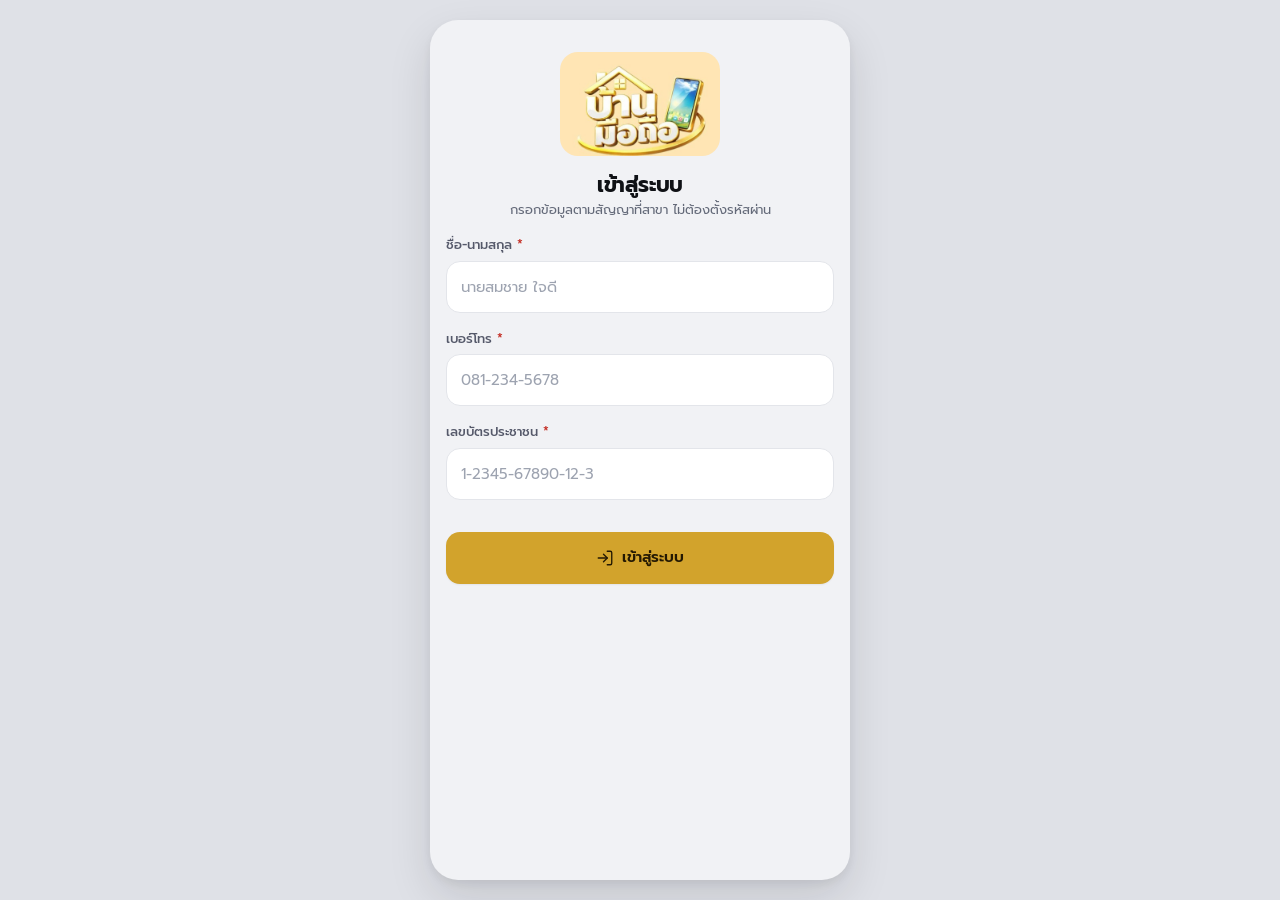
<file: index.html>
<!DOCTYPE html>
<html lang="th">
<head>
<meta charset="UTF-8">
<meta name="viewport" content="width=device-width, initial-scale=1.0, viewport-fit=cover">
<title>เข้าสู่ระบบ — บ้านมือถือ MBH</title>
<link rel="preconnect" href="https://fonts.googleapis.com">
<link rel="preconnect" href="https://fonts.gstatic.com" crossorigin>
<link href="https://fonts.googleapis.com/css2?family=Prompt:wght@400;500;600;700&display=swap" rel="stylesheet">
<link rel="stylesheet" href="assets/theme.css">
</head>
<body>
<!--
THESIS: จุดเข้าแอปหนี้คือการยืนยันตัวตนตามสัญญา ไม่ใช่รหัสผ่าน — มาตรฐานแอปการเงินไทยที่ปฏิเสธการ์ดเงาซ้อนการ์ดและลูกเล่นที่ทำให้ฟอร์มอ่านช้าลง
OWN-WORLD: พื้นเทา #F1F2F5 การ์ดขาวเงาบาง เส้น 1px ทอง #D2A32C เป็น accent เดียวของระบบ แดง/เขียวสงวนไว้สื่อสถานะเท่านั้น Prompt ตัวเลข tabular ปุ่มสูง 52px มุม 14-18px
STORY: ลูกค้าเปิดแอป กรอกชื่อ-นามสกุล เบอร์โทร และเลขบัตรประชาชนตามสัญญา แล้วเข้าไปเห็นยอดค้าง
FIRST VIEWPORT: โลโก้บ้านมือถือกลางจอ หัวข้อเข้าสู่ระบบ ฟอร์ม 3 ช่องบนพื้นเทา ปุ่มทองเข้าสู่ระบบใต้ฟอร์ม
FORM: canon (มาตรฐานหมวด ผู้ใช้เลือกเอง) นอกลิสต์ผู้สมัครทั้ง 7 · seed 402bb3ea
FINISH: unreviewed and undocumented is unfinished; this build ends with the finish review, the verdict, DESIGN.md, and every shipping raster carrying its provenance
-->
<div class="app">
<script>window.PAGE = { bare: true };</script>
<script src="assets/layout.js"></script>
<div class="screen">

  <div class="text-center mt-16">
    <img class="brand-mark" src="assets/logo.jpg" alt="บ้านมือถือ MBH" width="160" height="104">
    <div class="h1 mt-16">เข้าสู่ระบบ</div>
    <div class="sub">กรอกข้อมูลตามสัญญาที่สาขา ไม่ต้องตั้งรหัสผ่าน</div>
  </div>

  <div class="field mt-16">
    <label for="fullname">ชื่อ-นามสกุล <span class="req">*</span></label>
    <input id="fullname" class="input" type="text" name="fullname" autocomplete="name" placeholder="นายสมชาย ใจดี" inputmode="text">
  </div>

  <div class="field">
    <label for="phone">เบอร์โทร <span class="req">*</span></label>
    <input id="phone" class="input" type="tel" name="phone" autocomplete="tel" inputmode="numeric" maxlength="12" placeholder="081-234-5678">
  </div>

  <div class="field">
    <label for="national-id">เลขบัตรประชาชน <span class="req">*</span></label>
    <input id="national-id" class="input" type="text" name="nationalId" inputmode="numeric" maxlength="17" placeholder="1-2345-67890-12-3" autocomplete="off">
  </div>

  <a class="btn btn-primary btn-block mt-16" href="home.html">
    <i data-lucide="log-in"></i> เข้าสู่ระบบ
  </a>

</div>
</div>
</body>
</html>
</file>
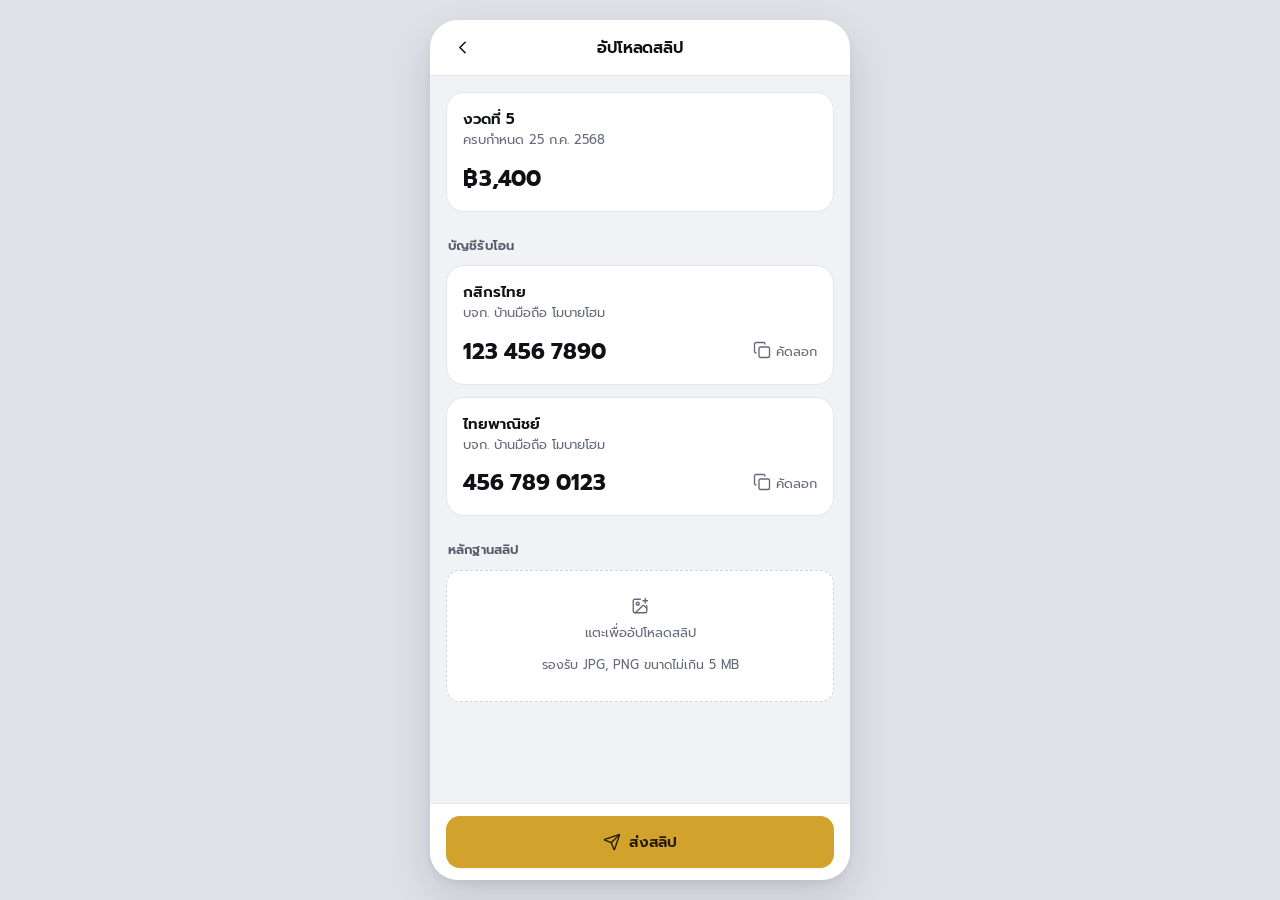
<file: collection-detail.html>
<!DOCTYPE html>
<html lang="th">
<head>
<meta charset="UTF-8">
<meta name="viewport" content="width=device-width, initial-scale=1.0, viewport-fit=cover">
<title>อัปโหลดสลิป — บ้านมือถือ MBH</title>
<link rel="preconnect" href="https://fonts.googleapis.com">
<link rel="preconnect" href="https://fonts.gstatic.com" crossorigin>
<link href="https://fonts.googleapis.com/css2?family=Prompt:wght@400;500;600;700&display=swap" rel="stylesheet">
<link rel="stylesheet" href="assets/theme.css">
</head>
<body>
<!--
THESIS: แอปหนี้ที่อ่านออกกลางแดดในแวบเดียว — มาตรฐานแอปการเงินไทยที่ทำให้เนี้ยบระดับ KPLUS/Revolut ปฏิเสธการ์ดเงาซ้อนการ์ดและลูกเล่นที่ทำให้ตัวเลขอ่านช้าลง
OWN-WORLD: พื้นเทา #F1F2F5 การ์ดขาวเงาบาง เส้น 1px ทอง #D2A32C เป็น accent เดียวของระบบ แดง/เขียวสงวนไว้สื่อสถานะเท่านั้น Prompt ตัวเลข tabular ปุ่มสูง 52px มุม 14-18px
STORY: ลูกค้าที่ค้างงวดเปิดแอป เห็นยอด ฿3,400 กับวันครบกำหนดก่อนอย่างอื่น เข้าใจว่าค่าติดตาม ฿200 มาจากไหน แล้วกดจ่ายหรือแจ้งสลิปได้ใน 1 แตะ
FIRST VIEWPORT: แถบสถานะค้างชำระหนึ่งบรรทัด แล้วแผงยอดขาวเต็มความกว้าง ยอด ฿3,400 ที่ 34px คือตัวใหญ่ที่สุดในหน้า ใต้ยอดเป็นแถบ 12 ขีดของ 12 งวด ปิดท้ายด้วยปุ่มชำระเงินคู่แจ้งสลิป
FORM: canon (มาตรฐานหมวด ผู้ใช้เลือกเอง) นอกลิสต์ผู้สมัครทั้ง 7 · seed 402bb3ea
FINISH: unreviewed and undocumented is unfinished; this build ends with the finish review, the verdict, DESIGN.md, and every shipping raster carrying its provenance
-->
<div class="app">
<script>window.PAGE = { title: "อัปโหลดสลิป", back: "home.html" };</script>
<script src="assets/layout.js"></script>
<div class="screen">

  <div class="card">
    <div class="h3">งวดที่ 5</div>
    <div class="sub">ครบกำหนด 25 ก.ค. 2568</div>
    <div class="amount-lg mt-12"><span class="baht">฿</span>3,400</div>
  </div>

  <div class="section-title">บัญชีรับโอน</div>
  <button type="button" class="card" data-copy="123 456 7890" aria-label="คัดลอกบัญชีกสิกรไทย 123 456 7890">
    <div class="h3">กสิกรไทย</div>
    <div class="sub">บจก. บ้านมือถือ โมบายโฮม</div>
    <div class="row-between mt-12">
      <div class="amount-lg">123 456 7890</div>
      <span class="copy-status sub"><i data-lucide="copy"></i> คัดลอก</span>
    </div>
  </button>
  <button type="button" class="card" data-copy="456 789 0123" aria-label="คัดลอกบัญชีไทยพาณิชย์ 456 789 0123">
    <div class="h3">ไทยพาณิชย์</div>
    <div class="sub">บจก. บ้านมือถือ โมบายโฮม</div>
    <div class="row-between mt-12">
      <div class="amount-lg">456 789 0123</div>
      <span class="copy-status sub"><i data-lucide="copy"></i> คัดลอก</span>
    </div>
  </button>

  <div class="section-title">หลักฐานสลิป</div>

  <div class="upload-box">
    <i data-lucide="image-plus"></i>
    <div>แตะเพื่ออัปโหลดสลิป</div>
    <div class="hint">รองรับ JPG, PNG ขนาดไม่เกิน 5 MB</div>
  </div>

</div>
<div class="action-bar">
  <a class="btn btn-primary" href="slip-status.html">
    <i data-lucide="send"></i> ส่งสลิป
  </a>
</div>
</div>
<script>
function copyText(text) {
  if (navigator.clipboard && window.isSecureContext) {
    return navigator.clipboard.writeText(text).catch(function () { return copyFallback(text); });
  }
  return copyFallback(text);
}
function copyFallback(text) {
  var ta = document.createElement("textarea");
  ta.value = text;
  ta.setAttribute("readonly", "");
  ta.style.cssText = "position:fixed;left:-9999px";
  document.body.appendChild(ta);
  ta.select();
  var ok = document.execCommand("copy");
  ta.remove();
  return ok ? Promise.resolve() : Promise.reject();
}
document.querySelectorAll("[data-copy]").forEach(function (el) {
  el.addEventListener("click", function () {
    copyText(el.getAttribute("data-copy")).then(function () {
      el.classList.add("is-copied");
      var status = el.querySelector(".copy-status");
      status.innerHTML = '<i data-lucide="check"></i> คัดลอกแล้ว';
      if (window.lucide) lucide.createIcons();
      setTimeout(function () {
        el.classList.remove("is-copied");
        status.innerHTML = '<i data-lucide="copy"></i> คัดลอก';
        if (window.lucide) lucide.createIcons();
      }, 1600);
    });
  });
});
</script>
</body>
</html>
</file>
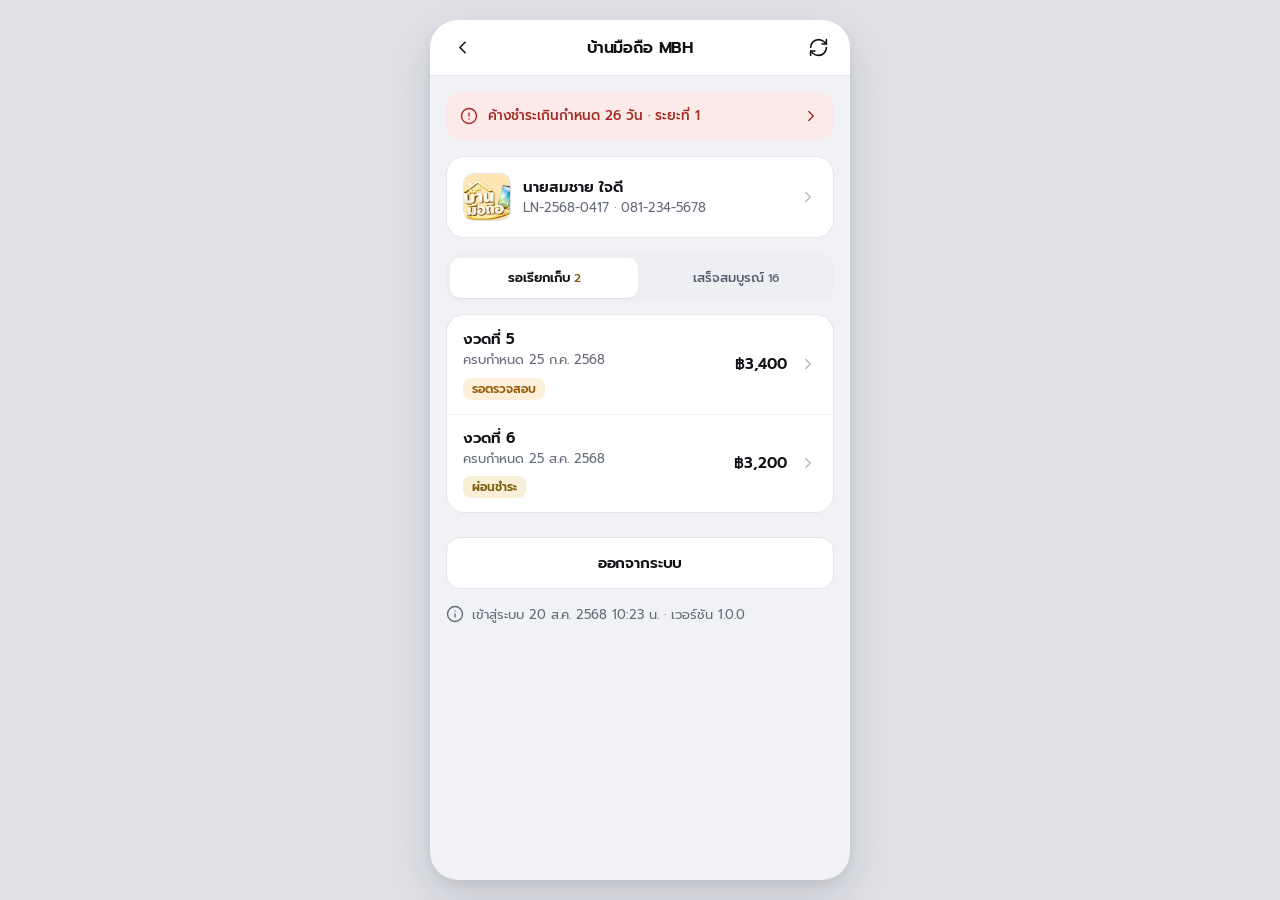
<file: due-list.html>
<!DOCTYPE html>
<html lang="th">
<head>
<meta charset="UTF-8">
<meta name="viewport" content="width=device-width, initial-scale=1.0, viewport-fit=cover">
<title>รายการที่ต้องชำระ — บ้านมือถือ MBH</title>
<link rel="preconnect" href="https://fonts.googleapis.com">
<link rel="preconnect" href="https://fonts.gstatic.com" crossorigin>
<link href="https://fonts.googleapis.com/css2?family=Prompt:wght@400;500;600;700&display=swap" rel="stylesheet">
<link rel="stylesheet" href="assets/theme.css">
</head>
<body>
<!--
THESIS: แอปหนี้ที่อ่านออกกลางแดดในแวบเดียว — มาตรฐานแอปการเงินไทยที่ทำให้เนี้ยบระดับ KPLUS/Revolut ปฏิเสธการ์ดเงาซ้อนการ์ดและลูกเล่นที่ทำให้ตัวเลขอ่านช้าลง
OWN-WORLD: พื้นเทา #F1F2F5 การ์ดขาวเงาบาง เส้น 1px ทอง #D2A32C เป็น accent เดียวของระบบ แดง/เขียวสงวนไว้สื่อสถานะเท่านั้น Prompt ตัวเลข tabular ปุ่มสูง 52px มุม 14-18px
STORY: ลูกค้าที่ค้างงวดเปิดแอป เห็นยอด ฿3,400 กับวันครบกำหนดก่อนอย่างอื่น เข้าใจว่าค่าติดตาม ฿200 มาจากไหน แล้วกดจ่ายหรือแจ้งสลิปได้ใน 1 แตะ
FIRST VIEWPORT: แถบสถานะค้างชำระหนึ่งบรรทัด แล้วแผงยอดขาวเต็มความกว้าง ยอด ฿3,400 ที่ 34px คือตัวใหญ่ที่สุดในหน้า ใต้ยอดเป็นแถบ 12 ขีดของ 12 งวด ปิดท้ายด้วยปุ่มชำระเงินคู่แจ้งสลิป
FORM: canon (มาตรฐานหมวด ผู้ใช้เลือกเอง) นอกลิสต์ผู้สมัครทั้ง 7 · seed 402bb3ea
FINISH: unreviewed and undocumented is unfinished; this build ends with the finish review, the verdict, DESIGN.md, and every shipping raster carrying its provenance
-->
<div class="app">
<script>window.PAGE = { title: "บ้านมือถือ MBH", back: "home.html", right: [{ ico: "refresh-cw", href: "due-list.html" }] };</script>
<script src="assets/layout.js"></script>
<div class="screen">

  <a class="notice" href="collection-detail.html">
    <i data-lucide="circle-alert"></i>
    <span class="flex-1">ค้างชำระเกินกำหนด 26 วัน · ระยะที่ 1</span>
    <i data-lucide="chevron-right"></i>
  </a>

  <div class="connect">
    <div class="connect-head">
      <div class="card">
        <a class="row gap-12" href="profile.html">
          <span class="device-thumb"><img src="assets/logo.jpg" alt="บ้านมือถือ MBH"></span>
          <div class="flex-1">
            <div class="h3">นายสมชาย ใจดี</div>
            <div class="sub">LN-2568-0417 · 081-234-5678</div>
          </div>
          <i data-lucide="chevron-right" class="chev"></i>
        </a>
      </div>
    </div>

    <div class="connect-list">
      <div class="tabs">
        <span class="tab active">รอเรียกเก็บ <span class="count">2</span></span>
        <a class="tab" href="payment-history.html">เสร็จสมบูรณ์ <span class="count">16</span></a>
      </div>

      <div class="card card-flush mt-12">
        <a class="due-row" href="collection-detail.html">
          <div class="flex-1">
            <div class="h3">งวดที่ 5</div>
            <div class="sub">ครบกำหนด 25 ก.ค. 2568</div>
            <span class="badge badge-warning mt-8">รอตรวจสอบ</span>
          </div>
          <div class="trail">
            <div class="amount-sm">฿3,400</div>
          </div>
          <i data-lucide="chevron-right" class="chev"></i>
        </a>
        <a class="due-row" href="payment-schedule.html">
          <div class="flex-1">
            <div class="h3">งวดที่ 6</div>
            <div class="sub">ครบกำหนด 25 ส.ค. 2568</div>
            <span class="badge badge-gold mt-8">ผ่อนชำระ</span>
          </div>
          <div class="trail">
            <div class="amount-sm">฿3,200</div>
          </div>
          <i data-lucide="chevron-right" class="chev"></i>
        </a>
      </div>
    </div>

    <div class="connect-foot">
      <a class="btn btn-outline btn-block" href="index.html">ออกจากระบบ</a>
      <div class="session">
        <i data-lucide="info"></i>
        <div class="sub">เข้าสู่ระบบ 20 ส.ค. 2568 10:23 น. · เวอร์ชัน 1.0.0</div>
      </div>
    </div>
  </div>

</div>
</div>
</body>
</html>
</file>
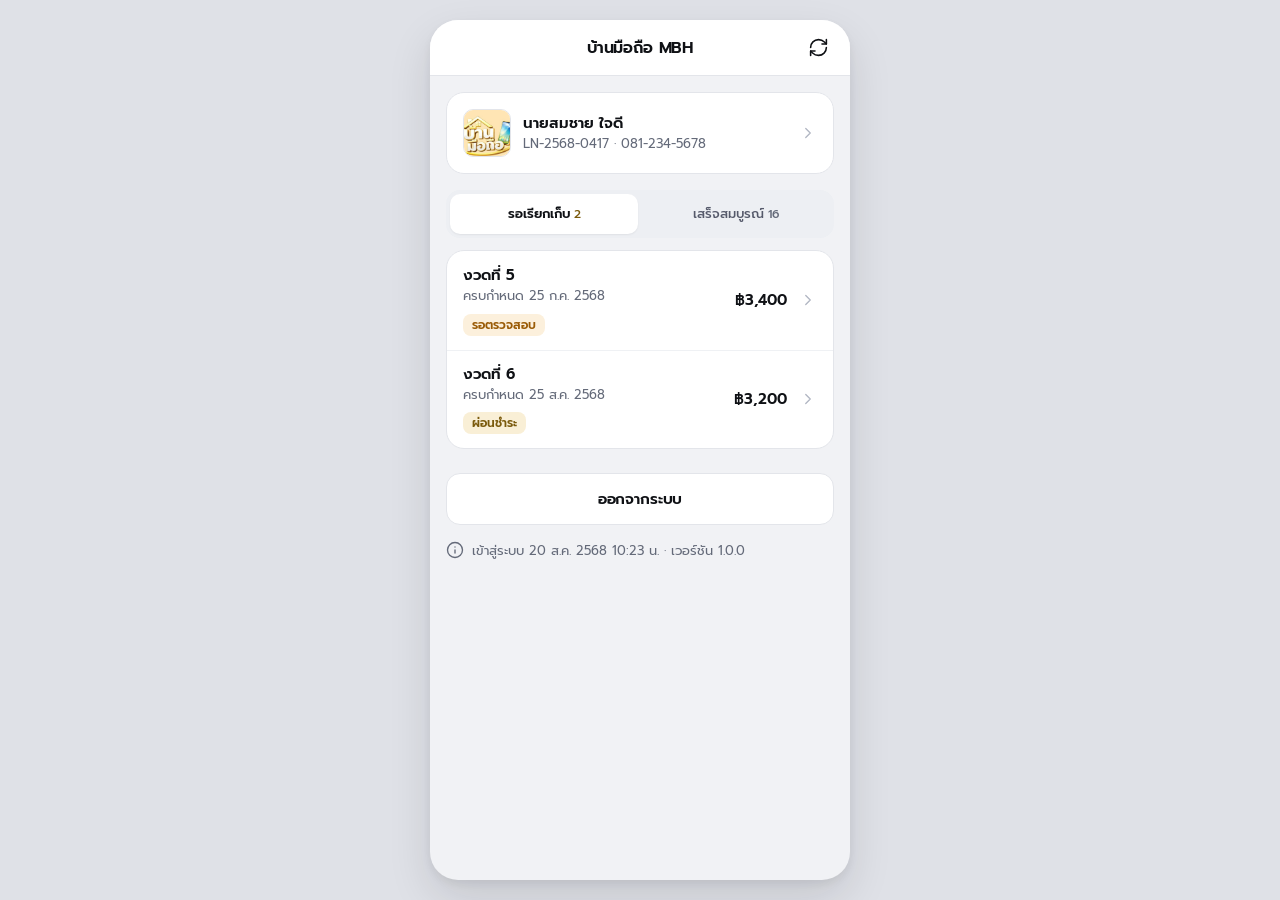
<file: home.html>
<!DOCTYPE html>
<html lang="th">
<head>
<meta charset="UTF-8">
<meta name="viewport" content="width=device-width, initial-scale=1.0, viewport-fit=cover">
<title>หน้าแรก — บ้านมือถือ MBH</title>
<link rel="preconnect" href="https://fonts.googleapis.com">
<link rel="preconnect" href="https://fonts.gstatic.com" crossorigin>
<link href="https://fonts.googleapis.com/css2?family=Prompt:wght@400;500;600;700&display=swap" rel="stylesheet">
<link rel="stylesheet" href="assets/theme.css">
</head>
<body>
<!--
THESIS: แอปหนี้ที่อ่านออกกลางแดดในแวบเดียว — มาตรฐานแอปการเงินไทยที่ทำให้เนี้ยบระดับ KPLUS/Revolut ปฏิเสธการ์ดเงาซ้อนการ์ดและลูกเล่นที่ทำให้ตัวเลขอ่านช้าลง
OWN-WORLD: พื้นเทา #F1F2F5 การ์ดขาวเงาบาง เส้น 1px ทอง #D2A32C เป็น accent เดียวของระบบ แดง/เขียวสงวนไว้สื่อสถานะเท่านั้น Prompt ตัวเลข tabular ปุ่มสูง 52px มุม 14-18px
STORY: ลูกค้าที่ค้างงวดเปิดแอป เห็นยอด ฿3,400 กับวันครบกำหนดก่อนอย่างอื่น เข้าใจว่าค่าติดตาม ฿200 มาจากไหน แล้วกดจ่ายหรือแจ้งสลิปได้ใน 1 แตะ
FIRST VIEWPORT: แถบสถานะค้างชำระหนึ่งบรรทัด แล้วแผงยอดขาวเต็มความกว้าง ยอด ฿3,400 ที่ 34px คือตัวใหญ่ที่สุดในหน้า ใต้ยอดเป็นแถบ 12 ขีดของ 12 งวด ปิดท้ายด้วยปุ่มชำระเงินคู่แจ้งสลิป
FORM: canon (มาตรฐานหมวด ผู้ใช้เลือกเอง) นอกลิสต์ผู้สมัครทั้ง 7 · seed 402bb3ea
FINISH: unreviewed and undocumented is unfinished; this build ends with the finish review, the verdict, DESIGN.md, and every shipping raster carrying its provenance
-->
<div class="app">
<script>window.PAGE = { title: "บ้านมือถือ MBH", right: [{ ico: "refresh-cw", href: "home.html" }] };</script>
<script src="assets/layout.js"></script>
<div class="screen">

  <div class="connect">
    <div class="connect-head">
      <div class="card">
        <a class="row gap-12" href="profile.html">
          <span class="device-thumb"><img src="assets/logo.jpg" alt="บ้านมือถือ MBH"></span>
          <div class="flex-1">
            <div class="h3">นายสมชาย ใจดี</div>
            <div class="sub">LN-2568-0417 · 081-234-5678</div>
          </div>
          <i data-lucide="chevron-right" class="chev"></i>
        </a>
      </div>
    </div>

    <div class="connect-list">
      <div class="tabs">
        <span class="tab active">รอเรียกเก็บ <span class="count">2</span></span>
        <a class="tab" href="payment-history.html">เสร็จสมบูรณ์ <span class="count">16</span></a>
      </div>

      <div class="card card-flush mt-12">
        <a class="due-row" href="collection-detail.html">
          <div class="flex-1">
            <div class="h3">งวดที่ 5</div>
            <div class="sub">ครบกำหนด 25 ก.ค. 2568</div>
            <span class="badge badge-warning mt-8">รอตรวจสอบ</span>
          </div>
          <div class="trail">
            <div class="amount-sm">฿3,400</div>
          </div>
          <i data-lucide="chevron-right" class="chev"></i>
        </a>
        <a class="due-row" href="payment-schedule.html">
          <div class="flex-1">
            <div class="h3">งวดที่ 6</div>
            <div class="sub">ครบกำหนด 25 ส.ค. 2568</div>
            <span class="badge badge-gold mt-8">ผ่อนชำระ</span>
          </div>
          <div class="trail">
            <div class="amount-sm">฿3,200</div>
          </div>
          <i data-lucide="chevron-right" class="chev"></i>
        </a>
      </div>
    </div>

    <div class="connect-foot">
      <a class="btn btn-outline btn-block" href="index.html">ออกจากระบบ</a>
      <div class="session">
        <i data-lucide="info"></i>
        <div class="sub">เข้าสู่ระบบ 20 ส.ค. 2568 10:23 น. · เวอร์ชัน 1.0.0</div>
      </div>
    </div>
  </div>

</div>
</div>
</body>
</html>
</file>
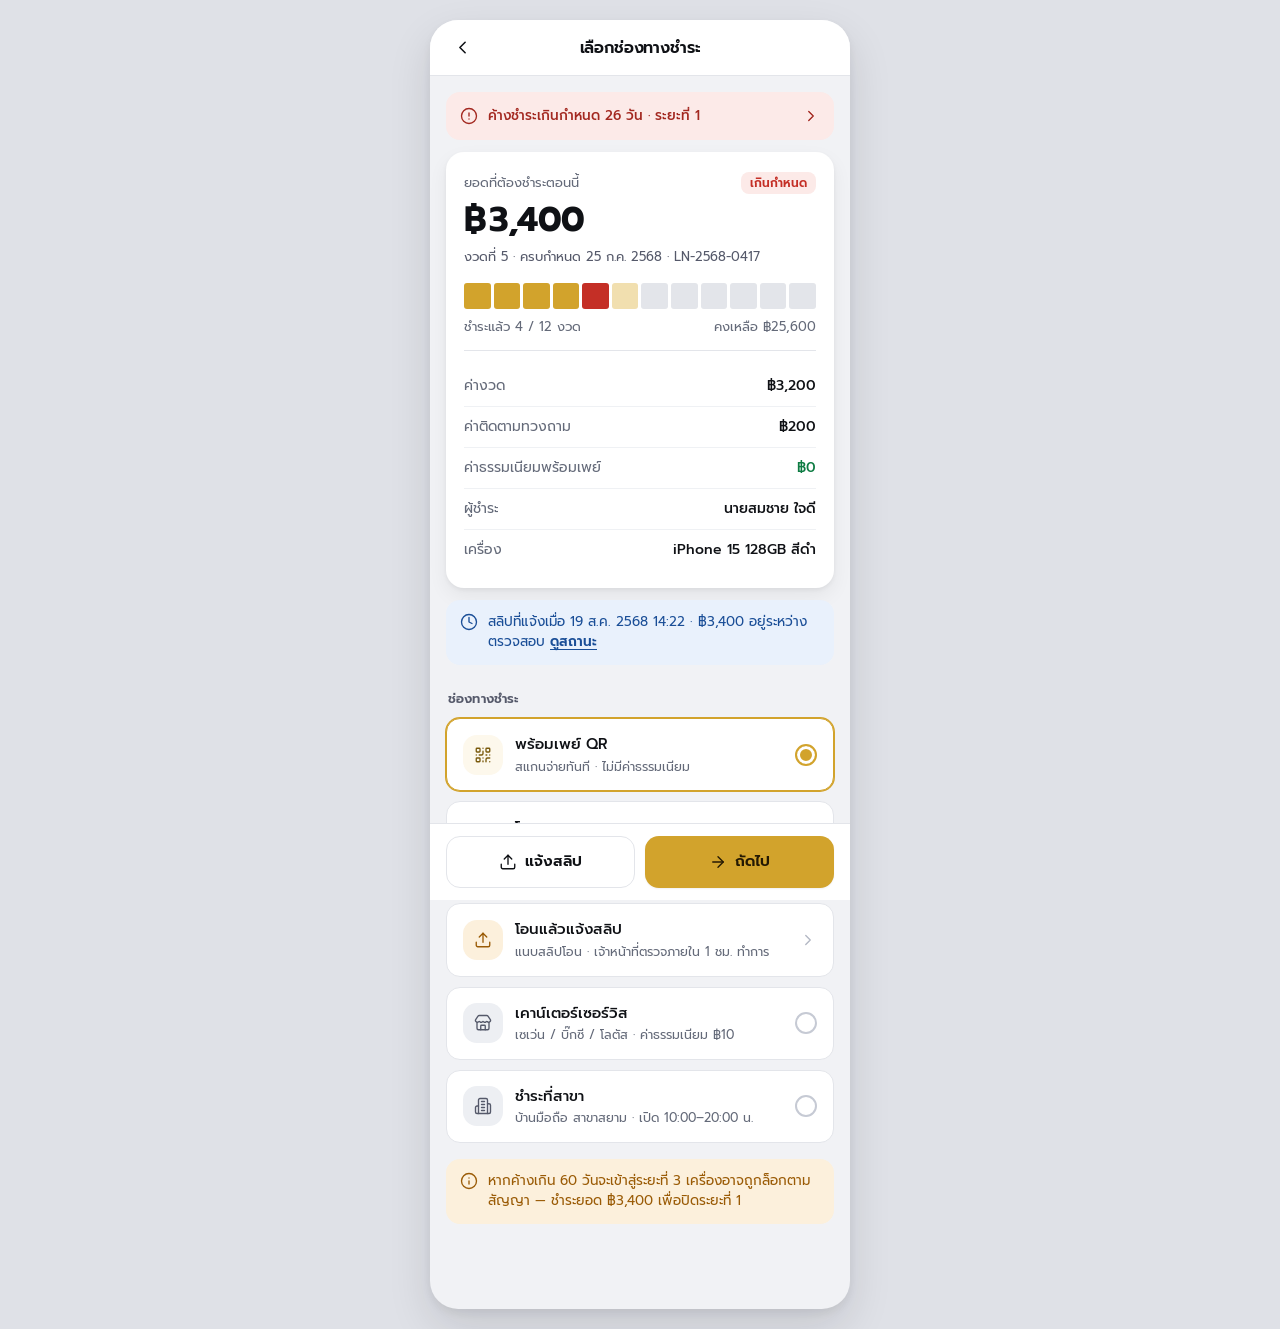
<file: pay-methods.html>
<!DOCTYPE html>
<html lang="th">
<head>
<meta charset="UTF-8">
<meta name="viewport" content="width=device-width, initial-scale=1.0, viewport-fit=cover">
<title>เลือกช่องทางชำระ — บ้านมือถือ MBH</title>
<link rel="preconnect" href="https://fonts.googleapis.com">
<link rel="preconnect" href="https://fonts.gstatic.com" crossorigin>
<link href="https://fonts.googleapis.com/css2?family=Prompt:wght@400;500;600;700&display=swap" rel="stylesheet">
<link rel="stylesheet" href="assets/theme.css">
</head>
<body>
<!--
THESIS: แอปหนี้ที่อ่านออกกลางแดดในแวบเดียว — มาตรฐานแอปการเงินไทยที่ทำให้เนี้ยบระดับ KPLUS/Revolut ปฏิเสธการ์ดเงาซ้อนการ์ดและลูกเล่นที่ทำให้ตัวเลขอ่านช้าลง
OWN-WORLD: พื้นเทา #F1F2F5 การ์ดขาวเงาบาง เส้น 1px ทอง #D2A32C เป็น accent เดียวของระบบ แดง/เขียวสงวนไว้สื่อสถานะเท่านั้น Prompt ตัวเลข tabular ปุ่มสูง 52px มุม 14-18px
STORY: ลูกค้าที่ค้างงวดเปิดแอป เห็นยอด ฿3,400 กับวันครบกำหนดก่อนอย่างอื่น เข้าใจว่าค่าติดตาม ฿200 มาจากไหน แล้วกดจ่ายหรือแจ้งสลิปได้ใน 1 แตะ
FIRST VIEWPORT: แถบสถานะค้างชำระหนึ่งบรรทัด แล้วแผงยอดขาวเต็มความกว้าง ยอด ฿3,400 ที่ 34px คือตัวใหญ่ที่สุดในหน้า ใต้ยอดเป็นแถบ 12 ขีดของ 12 งวด ปิดท้ายด้วยปุ่มชำระเงินคู่แจ้งสลิป
FORM: canon (มาตรฐานหมวด ผู้ใช้เลือกเอง) นอกลิสต์ผู้สมัครทั้ง 7 · seed 402bb3ea
FINISH: unreviewed and undocumented is unfinished; this build ends with the finish review, the verdict, DESIGN.md, and every shipping raster carrying its provenance
-->
<div class="app">
<script>window.PAGE = { title: "เลือกช่องทางชำระ", back: "home.html" };</script>
<script src="assets/layout.js"></script>
<div class="screen">

  <a class="notice" href="collection-detail.html">
    <i data-lucide="circle-alert"></i>
    <span class="flex-1">ค้างชำระเกินกำหนด 26 วัน · ระยะที่ 1</span>
    <i data-lucide="chevron-right"></i>
  </a>

  <div class="balance mt-12">
    <div class="row-between">
      <div class="label">ยอดที่ต้องชำระตอนนี้</div>
      <span class="badge badge-danger">เกินกำหนด</span>
    </div>
    <div class="amount-xl"><span class="baht">฿</span>3,400</div>
    <div class="meta">งวดที่ 5 · ครบกำหนด 25 ก.ค. 2568 · LN-2568-0417</div>

    <div class="ticks mt-16" role="img" aria-label="ชำระแล้ว 4 งวด ค้าง 1 งวด งวดถัดไป 1 งวด เหลืออีก 6 งวด จากทั้งหมด 12 งวด">
      <span class="tick paid"></span>
      <span class="tick paid"></span>
      <span class="tick paid"></span>
      <span class="tick paid"></span>
      <span class="tick overdue"></span>
      <span class="tick due"></span>
      <span class="tick"></span>
      <span class="tick"></span>
      <span class="tick"></span>
      <span class="tick"></span>
      <span class="tick"></span>
      <span class="tick"></span>
    </div>
    <div class="row-between sub mt-8">
      <span>ชำระแล้ว 4 / 12 งวด</span>
      <span>คงเหลือ ฿25,600</span>
    </div>

    <div class="divider"></div>

    <div class="kv">
      <span class="k">ค่างวด</span>
      <span class="v">฿3,200</span>
    </div>
    <div class="kv">
      <span class="k">ค่าติดตามทวงถาม</span>
      <span class="v">฿200</span>
    </div>
    <div class="kv">
      <span class="k">ค่าธรรมเนียมพร้อมเพย์</span>
      <span class="v t-success">฿0</span>
    </div>
    <div class="kv">
      <span class="k">ผู้ชำระ</span>
      <span class="v">นายสมชาย ใจดี</span>
    </div>
    <div class="kv">
      <span class="k">เครื่อง</span>
      <span class="v">iPhone 15 128GB สีดำ</span>
    </div>

  </div>

  <div class="alert alert-info mt-12">
    <i data-lucide="clock"></i>
    <div>สลิปที่แจ้งเมื่อ 19 ส.ค. 2568 14:22 · ฿3,400 อยู่ระหว่างตรวจสอบ <a href="slip-status.html">ดูสถานะ</a></div>
  </div>

  <div class="section-title">ช่องทางชำระ</div>

  <div class="choice selected">
    <span class="list-ico"><i data-lucide="qr-code"></i></span>
    <div class="body">
      <div class="title">พร้อมเพย์ QR</div>
      <div class="desc">สแกนจ่ายทันที · ไม่มีค่าธรรมเนียม</div>
    </div>
    <span class="radio-dot"></span>
  </div>

  <div class="choice">
    <span class="list-ico b"><i data-lucide="landmark"></i></span>
    <div class="body">
      <div class="title">โอนธนาคาร</div>
      <div class="desc">กสิกรไทย 123 456 7890 · ไทยพาณิชย์ 456 789 0123</div>
    </div>
    <span class="radio-dot"></span>
  </div>

  <a class="choice" href="pay-slip.html">
    <span class="list-ico y"><i data-lucide="upload"></i></span>
    <div class="body">
      <div class="title">โอนแล้วแจ้งสลิป</div>
      <div class="desc">แนบสลิปโอน · เจ้าหน้าที่ตรวจภายใน 1 ชม. ทำการ</div>
    </div>
    <i data-lucide="chevron-right" class="chev"></i>
  </a>

  <div class="choice">
    <span class="list-ico n"><i data-lucide="store"></i></span>
    <div class="body">
      <div class="title">เคาน์เตอร์เซอร์วิส</div>
      <div class="desc">เซเว่น / บิ๊กซี / โลตัส · ค่าธรรมเนียม ฿10</div>
    </div>
    <span class="radio-dot"></span>
  </div>

  <div class="choice">
    <span class="list-ico n"><i data-lucide="building-2"></i></span>
    <div class="body">
      <div class="title">ชำระที่สาขา</div>
      <div class="desc">บ้านมือถือ สาขาสยาม · เปิด 10:00–20:00 น.</div>
    </div>
    <span class="radio-dot"></span>
  </div>

  <div class="alert alert-warning mt-16">
    <i data-lucide="info"></i>
    <div>หากค้างเกิน 60 วันจะเข้าสู่ระยะที่ 3 เครื่องอาจถูกล็อกตามสัญญา — ชำระยอด ฿3,400 เพื่อปิดระยะที่ 1</div>
  </div>

  <div class="action-bar">
    <a class="btn btn-outline" href="pay-slip.html">
      <i data-lucide="upload"></i> แจ้งสลิป
    </a>
    <a class="btn btn-primary" href="pay-qr.html">
      <i data-lucide="arrow-right"></i> ถัดไป
    </a>
  </div>

</div>
</div>
</body>
</html>
</file>
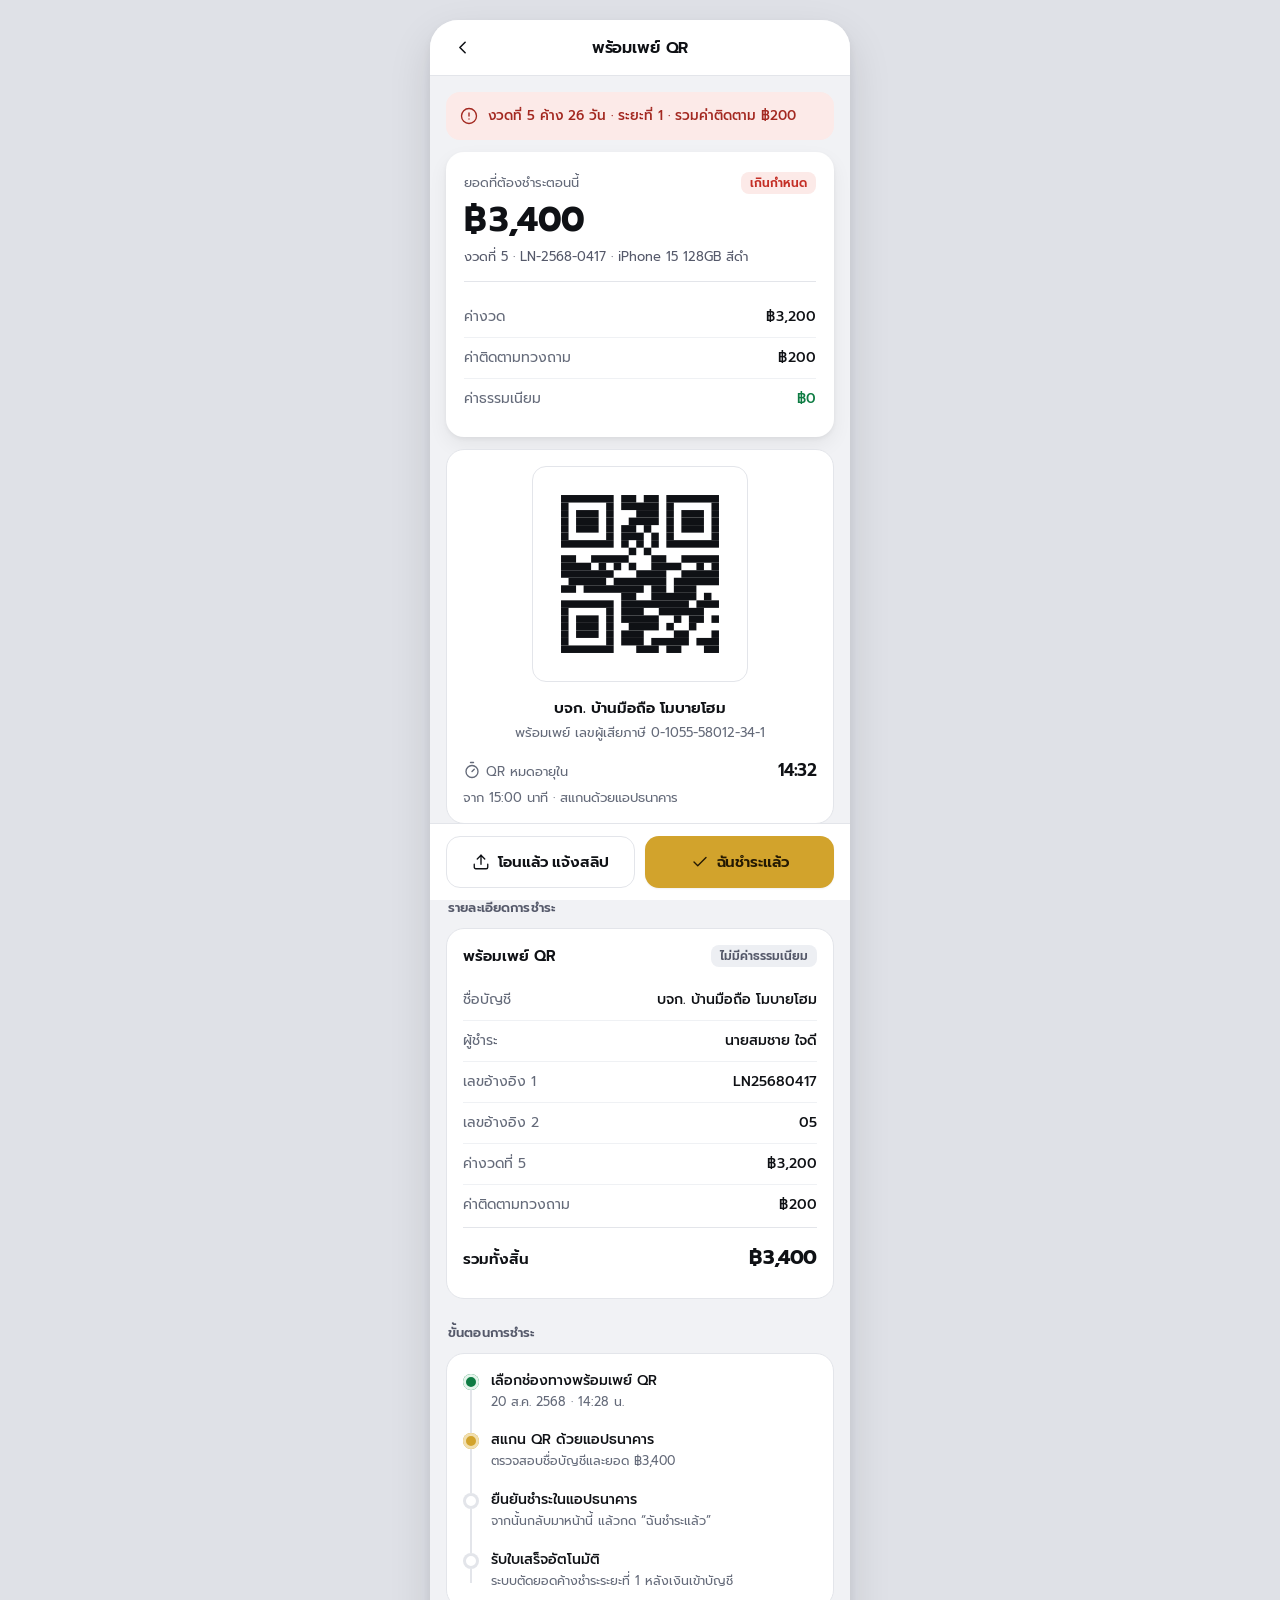
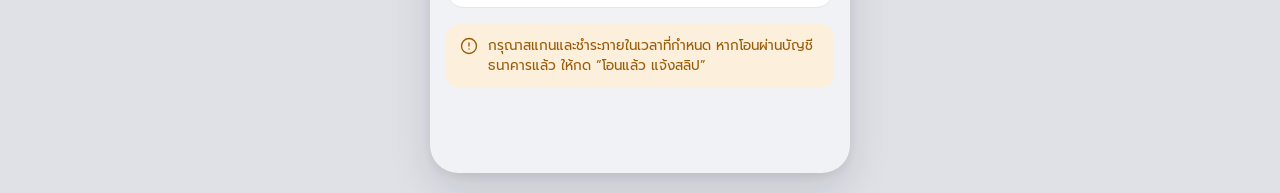
<file: pay-qr.html>
<!DOCTYPE html>
<html lang="th">
<head>
<meta charset="UTF-8">
<meta name="viewport" content="width=device-width, initial-scale=1.0, viewport-fit=cover">
<title>พร้อมเพย์ QR — บ้านมือถือ MBH</title>
<link rel="preconnect" href="https://fonts.googleapis.com">
<link rel="preconnect" href="https://fonts.gstatic.com" crossorigin>
<link href="https://fonts.googleapis.com/css2?family=Prompt:wght@400;500;600;700&display=swap" rel="stylesheet">
<link rel="stylesheet" href="assets/theme.css">
</head>
<body>
<!--
THESIS: แอปหนี้ที่อ่านออกกลางแดดในแวบเดียว — มาตรฐานแอปการเงินไทยที่ทำให้เนี้ยบระดับ KPLUS/Revolut ปฏิเสธการ์ดเงาซ้อนการ์ดและลูกเล่นที่ทำให้ตัวเลขอ่านช้าลง
OWN-WORLD: พื้นเทา #F1F2F5 การ์ดขาวเงาบาง เส้น 1px ทอง #D2A32C เป็น accent เดียวของระบบ แดง/เขียวสงวนไว้สื่อสถานะเท่านั้น Prompt ตัวเลข tabular ปุ่มสูง 52px มุม 14-18px
STORY: ลูกค้าที่ค้างงวดเปิดแอป เห็นยอด ฿3,400 กับวันครบกำหนดก่อนอย่างอื่น เข้าใจว่าค่าติดตาม ฿200 มาจากไหน แล้วกดจ่ายหรือแจ้งสลิปได้ใน 1 แตะ
FIRST VIEWPORT: แถบสถานะค้างชำระหนึ่งบรรทัด แล้วแผงยอดขาวเต็มความกว้าง ยอด ฿3,400 ที่ 34px คือตัวใหญ่ที่สุดในหน้า ใต้ยอดเป็นแถบ 12 ขีดของ 12 งวด ปิดท้ายด้วยปุ่มชำระเงินคู่แจ้งสลิป
FORM: canon (มาตรฐานหมวด ผู้ใช้เลือกเอง) นอกลิสต์ผู้สมัครทั้ง 7 · seed 402bb3ea
FINISH: unreviewed and undocumented is unfinished; this build ends with the finish review, the verdict, DESIGN.md, and every shipping raster carrying its provenance
-->
<div class="app">
<script>window.PAGE = { title: "พร้อมเพย์ QR", back: "pay-methods.html" };</script>
<script src="assets/layout.js"></script>
<div class="screen">

  <a class="notice" href="collection-detail.html">
    <i data-lucide="circle-alert"></i>
    <span class="flex-1">งวดที่ 5 ค้าง 26 วัน · ระยะที่ 1 · รวมค่าติดตาม ฿200</span>
  </a>

  <div class="balance mt-12">
    <div class="row-between">
      <div class="label">ยอดที่ต้องชำระตอนนี้</div>
      <span class="badge badge-danger">เกินกำหนด</span>
    </div>
    <div class="amount-xl"><span class="baht">฿</span>3,400</div>
    <div class="meta">งวดที่ 5 · LN-2568-0417 · iPhone 15 128GB สีดำ</div>

    <div class="divider"></div>

    <div class="kv">
      <span class="k">ค่างวด</span>
      <span class="v"><span class="baht">฿</span>3,200</span>
    </div>
    <div class="kv">
      <span class="k">ค่าติดตามทวงถาม</span>
      <span class="v"><span class="baht">฿</span>200</span>
    </div>
    <div class="kv">
      <span class="k">ค่าธรรมเนียม</span>
      <span class="v t-success">฿0</span>
    </div>
  </div>

  <div class="card mt-12">
    <div class="text-center">
      <div class="qr-box">
        <svg viewBox="-1.2 -1.2 23.4 23.4" width="176" height="176" fill="var(--ink)" xmlns="http://www.w3.org/2000/svg" role="img" aria-label="คิวอาร์โค้ดพร้อมเพย์"><rect x="0" y="0" width="7" height="1"/><rect x="8" y="0" width="2" height="1"/><rect x="11" y="0" width="2" height="1"/><rect x="14" y="0" width="7" height="1"/><rect x="0" y="1" width="1" height="1"/><rect x="6" y="1" width="1" height="1"/><rect x="8" y="1" width="5" height="1"/><rect x="14" y="1" width="1" height="1"/><rect x="20" y="1" width="1" height="1"/><rect x="0" y="2" width="1" height="1"/><rect x="2" y="2" width="3" height="1"/><rect x="6" y="2" width="1" height="1"/><rect x="10" y="2" width="3" height="1"/><rect x="14" y="2" width="1" height="1"/><rect x="16" y="2" width="3" height="1"/><rect x="20" y="2" width="1" height="1"/><rect x="0" y="3" width="1" height="1"/><rect x="2" y="3" width="3" height="1"/><rect x="6" y="3" width="1" height="1"/><rect x="9" y="3" width="4" height="1"/><rect x="14" y="3" width="1" height="1"/><rect x="16" y="3" width="3" height="1"/><rect x="20" y="3" width="1" height="1"/><rect x="0" y="4" width="1" height="1"/><rect x="2" y="4" width="3" height="1"/><rect x="6" y="4" width="1" height="1"/><rect x="8" y="4" width="2" height="1"/><rect x="11" y="4" width="1" height="1"/><rect x="14" y="4" width="1" height="1"/><rect x="16" y="4" width="3" height="1"/><rect x="20" y="4" width="1" height="1"/><rect x="0" y="5" width="1" height="1"/><rect x="6" y="5" width="1" height="1"/><rect x="8" y="5" width="3" height="1"/><rect x="12" y="5" width="1" height="1"/><rect x="14" y="5" width="1" height="1"/><rect x="20" y="5" width="1" height="1"/><rect x="0" y="6" width="7" height="1"/><rect x="8" y="6" width="1" height="1"/><rect x="10" y="6" width="1" height="1"/><rect x="12" y="6" width="1" height="1"/><rect x="14" y="6" width="7" height="1"/><rect x="9" y="7" width="1" height="1"/><rect x="11" y="7" width="1" height="1"/><rect x="0" y="8" width="2" height="1"/><rect x="4" y="8" width="5" height="1"/><rect x="12" y="8" width="2" height="1"/><rect x="16" y="8" width="5" height="1"/><rect x="0" y="9" width="4" height="1"/><rect x="5" y="9" width="1" height="1"/><rect x="7" y="9" width="1" height="1"/><rect x="9" y="9" width="1" height="1"/><rect x="12" y="9" width="4" height="1"/><rect x="18" y="9" width="1" height="1"/><rect x="20" y="9" width="1" height="1"/><rect x="0" y="10" width="7" height="1"/><rect x="10" y="10" width="4" height="1"/><rect x="16" y="10" width="5" height="1"/><rect x="1" y="11" width="5" height="1"/><rect x="7" y="11" width="7" height="1"/><rect x="15" y="11" width="6" height="1"/><rect x="0" y="12" width="2" height="1"/><rect x="3" y="12" width="8" height="1"/><rect x="12" y="12" width="2" height="1"/><rect x="15" y="12" width="3" height="1"/><rect x="8" y="13" width="2" height="1"/><rect x="12" y="13" width="6" height="1"/><rect x="19" y="13" width="1" height="1"/><rect x="0" y="14" width="7" height="1"/><rect x="8" y="14" width="9" height="1"/><rect x="18" y="14" width="3" height="1"/><rect x="0" y="15" width="1" height="1"/><rect x="6" y="15" width="1" height="1"/><rect x="8" y="15" width="3" height="1"/><rect x="13" y="15" width="6" height="1"/><rect x="0" y="16" width="1" height="1"/><rect x="2" y="16" width="3" height="1"/><rect x="6" y="16" width="1" height="1"/><rect x="8" y="16" width="5" height="1"/><rect x="15" y="16" width="1" height="1"/><rect x="17" y="16" width="2" height="1"/><rect x="20" y="16" width="1" height="1"/><rect x="0" y="17" width="1" height="1"/><rect x="2" y="17" width="3" height="1"/><rect x="6" y="17" width="1" height="1"/><rect x="9" y="17" width="4" height="1"/><rect x="14" y="17" width="1" height="1"/><rect x="17" y="17" width="1" height="1"/><rect x="0" y="18" width="1" height="1"/><rect x="2" y="18" width="3" height="1"/><rect x="6" y="18" width="1" height="1"/><rect x="8" y="18" width="3" height="1"/><rect x="15" y="18" width="2" height="1"/><rect x="20" y="18" width="1" height="1"/><rect x="0" y="19" width="1" height="1"/><rect x="6" y="19" width="1" height="1"/><rect x="8" y="19" width="3" height="1"/><rect x="12" y="19" width="5" height="1"/><rect x="18" y="19" width="3" height="1"/><rect x="0" y="20" width="7" height="1"/><rect x="10" y="20" width="3" height="1"/><rect x="14" y="20" width="2" height="1"/><rect x="19" y="20" width="2" height="1"/></svg>
      </div>
      <div class="h3 mt-16">บจก. บ้านมือถือ โมบายโฮม</div>
      <div class="sub mt-4">พร้อมเพย์ เลขผู้เสียภาษี 0-1055-58012-34-1</div>
    </div>
    <div class="row-between mt-16">
      <span class="sub"><i data-lucide="timer"></i> QR หมดอายุใน</span>
      <span class="amount-md">14:32</span>
    </div>
    <div class="sub mt-4">จาก 15:00 นาที · สแกนด้วยแอปธนาคาร</div>
  </div>

  <div class="grid-2 mt-12">
    <a class="btn btn-outline btn-sm">
      <i data-lucide="download"></i> บันทึก QR
    </a>
    <a class="btn btn-outline btn-sm">
      <i data-lucide="share-2"></i> แชร์
    </a>
  </div>

  <div class="section-title">รายละเอียดการชำระ</div>
  <div class="card">
    <div class="card-head">
      <div class="card-title">พร้อมเพย์ QR</div>
      <span class="badge">ไม่มีค่าธรรมเนียม</span>
    </div>
    <div class="kv">
      <span class="k">ชื่อบัญชี</span>
      <span class="v">บจก. บ้านมือถือ โมบายโฮม</span>
    </div>
    <div class="kv">
      <span class="k">ผู้ชำระ</span>
      <span class="v">นายสมชาย ใจดี</span>
    </div>
    <div class="kv">
      <span class="k">เลขอ้างอิง 1</span>
      <span class="v">LN25680417</span>
    </div>
    <div class="kv">
      <span class="k">เลขอ้างอิง 2</span>
      <span class="v">05</span>
    </div>
    <div class="kv">
      <span class="k">ค่างวดที่ 5</span>
      <span class="v"><span class="baht">฿</span>3,200</span>
    </div>
    <div class="kv">
      <span class="k">ค่าติดตามทวงถาม</span>
      <span class="v"><span class="baht">฿</span>200</span>
    </div>
    <div class="kv total">
      <span class="k">รวมทั้งสิ้น</span>
      <span class="v"><span class="baht">฿</span>3,400</span>
    </div>
  </div>

  <div class="section-title">ขั้นตอนการชำระ</div>
  <div class="card">
    <div class="timeline">
      <div class="tl-item done">
        <div class="tl-title">เลือกช่องทางพร้อมเพย์ QR</div>
        <div class="tl-meta">20 ส.ค. 2568 · 14:28 น.</div>
      </div>
      <div class="tl-item active">
        <div class="tl-title">สแกน QR ด้วยแอปธนาคาร</div>
        <div class="tl-meta">ตรวจสอบชื่อบัญชีและยอด ฿3,400</div>
      </div>
      <div class="tl-item">
        <div class="tl-title">ยืนยันชำระในแอปธนาคาร</div>
        <div class="tl-meta">จากนั้นกลับมาหน้านี้ แล้วกด “ฉันชำระแล้ว”</div>
      </div>
      <div class="tl-item">
        <div class="tl-title">รับใบเสร็จอัตโนมัติ</div>
        <div class="tl-meta">ระบบตัดยอดค้างชำระระยะที่ 1 หลังเงินเข้าบัญชี</div>
      </div>
    </div>
  </div>

  <div class="alert alert-warning mt-16">
    <i data-lucide="circle-alert"></i>
    <div>กรุณาสแกนและชำระภายในเวลาที่กำหนด หากโอนผ่านบัญชีธนาคารแล้ว ให้กด “โอนแล้ว แจ้งสลิป”</div>
  </div>

  <div class="action-bar">
    <a class="btn btn-outline" href="pay-slip.html">
      <i data-lucide="upload"></i> โอนแล้ว แจ้งสลิป
    </a>
    <a class="btn btn-primary" href="pay-success.html">
      <i data-lucide="check"></i> ฉันชำระแล้ว
    </a>
  </div>

</div>
</div>
</body>
</html>
</file>
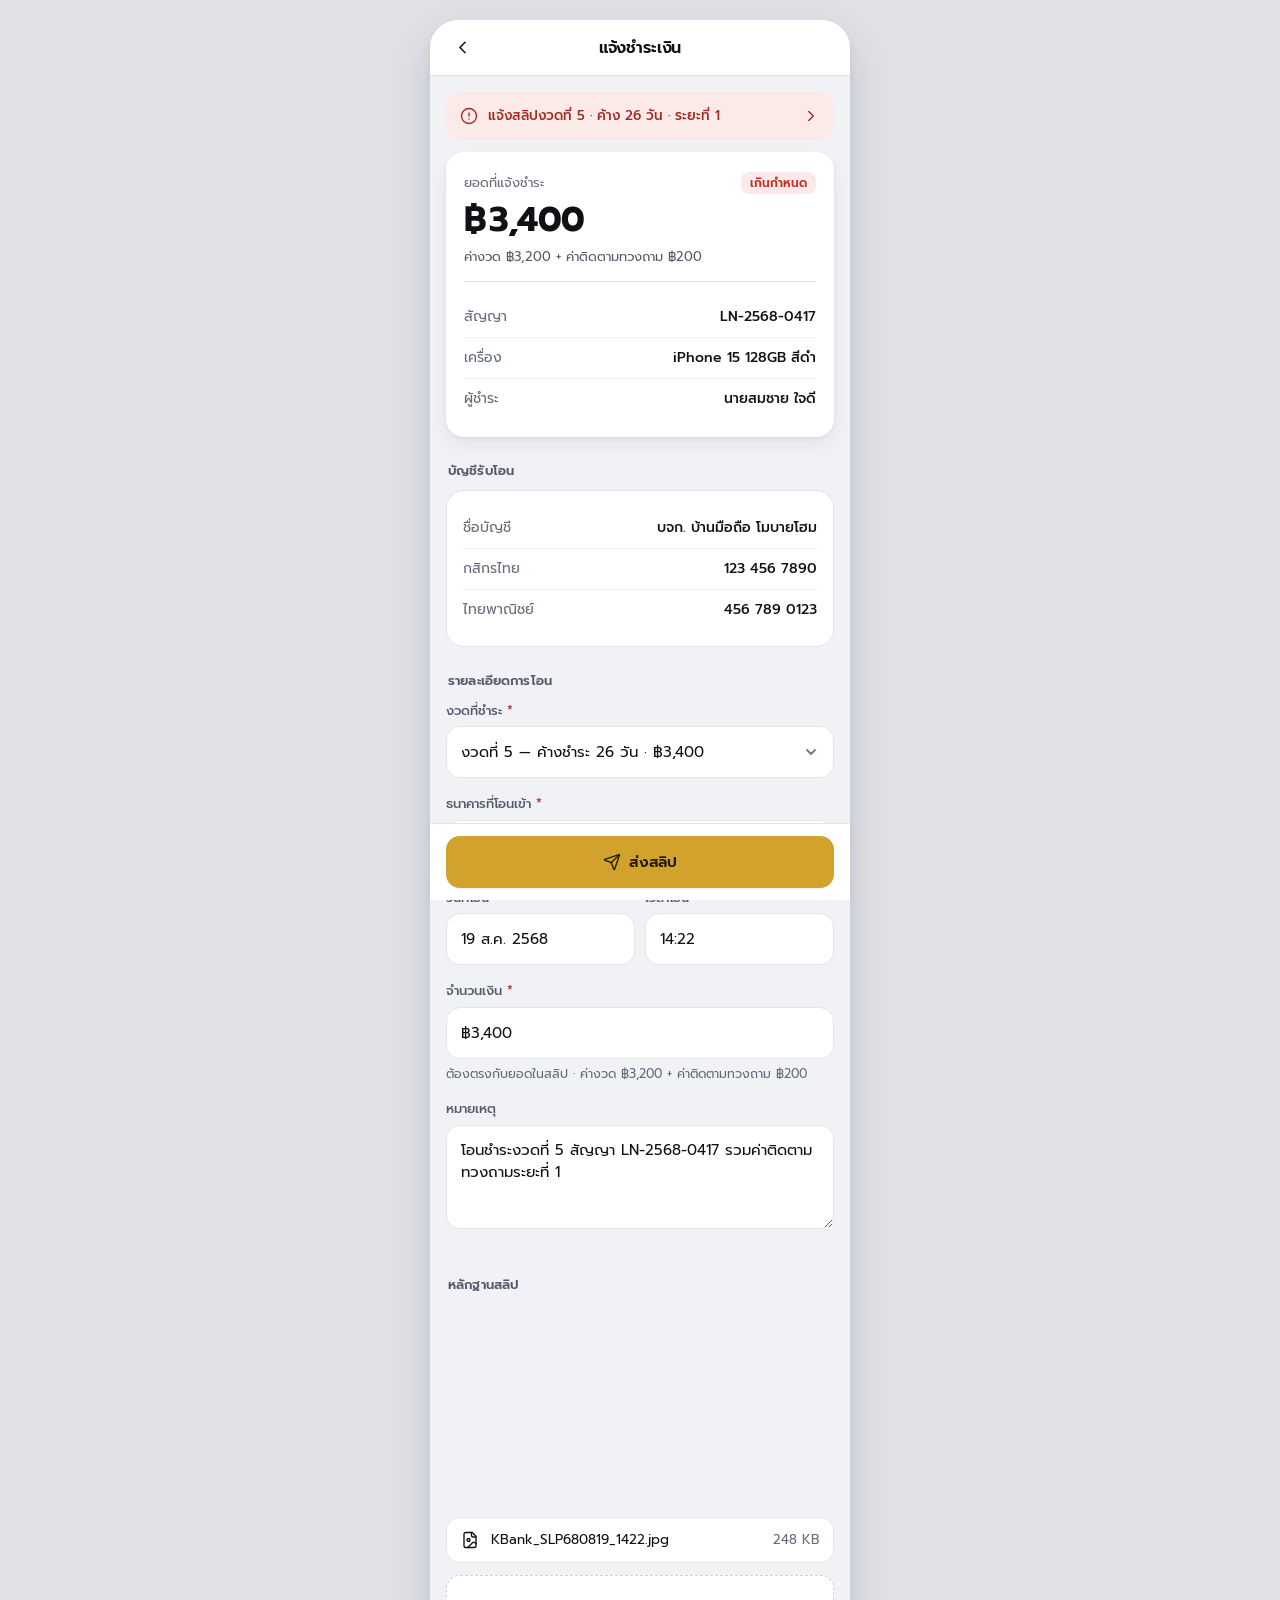
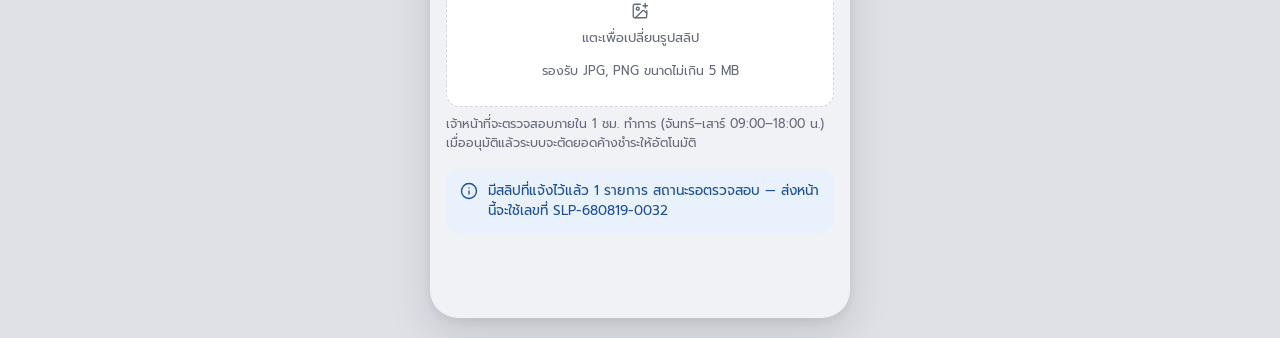
<file: pay-slip.html>
<!DOCTYPE html>
<html lang="th">
<head>
<meta charset="UTF-8">
<meta name="viewport" content="width=device-width, initial-scale=1.0, viewport-fit=cover">
<title>แจ้งชำระเงิน — บ้านมือถือ MBH</title>
<link rel="preconnect" href="https://fonts.googleapis.com">
<link rel="preconnect" href="https://fonts.gstatic.com" crossorigin>
<link href="https://fonts.googleapis.com/css2?family=Prompt:wght@400;500;600;700&display=swap" rel="stylesheet">
<link rel="stylesheet" href="assets/theme.css">
</head>
<body>
<!--
THESIS: แอปหนี้ที่อ่านออกกลางแดดในแวบเดียว — มาตรฐานแอปการเงินไทยที่ทำให้เนี้ยบระดับ KPLUS/Revolut ปฏิเสธการ์ดเงาซ้อนการ์ดและลูกเล่นที่ทำให้ตัวเลขอ่านช้าลง
OWN-WORLD: พื้นเทา #F1F2F5 การ์ดขาวเงาบาง เส้น 1px ทอง #D2A32C เป็น accent เดียวของระบบ แดง/เขียวสงวนไว้สื่อสถานะเท่านั้น Prompt ตัวเลข tabular ปุ่มสูง 52px มุม 14-18px
STORY: ลูกค้าที่ค้างงวดเปิดแอป เห็นยอด ฿3,400 กับวันครบกำหนดก่อนอย่างอื่น เข้าใจว่าค่าติดตาม ฿200 มาจากไหน แล้วกดจ่ายหรือแจ้งสลิปได้ใน 1 แตะ
FIRST VIEWPORT: แถบสถานะค้างชำระหนึ่งบรรทัด แล้วแผงยอดขาวเต็มความกว้าง ยอด ฿3,400 ที่ 34px คือตัวใหญ่ที่สุดในหน้า ใต้ยอดเป็นแถบ 12 ขีดของ 12 งวด ปิดท้ายด้วยปุ่มชำระเงินคู่แจ้งสลิป
FORM: canon (มาตรฐานหมวด ผู้ใช้เลือกเอง) นอกลิสต์ผู้สมัครทั้ง 7 · seed 402bb3ea
FINISH: unreviewed and undocumented is unfinished; this build ends with the finish review, the verdict, DESIGN.md, and every shipping raster carrying its provenance
-->
<div class="app">
<script>window.PAGE = { title: "แจ้งชำระเงิน", back: "pay-methods.html" };</script>
<script src="assets/layout.js"></script>
<div class="screen">

  <a class="notice" href="collection-detail.html">
    <i data-lucide="circle-alert"></i>
    <span class="flex-1">แจ้งสลิปงวดที่ 5 · ค้าง 26 วัน · ระยะที่ 1</span>
    <i data-lucide="chevron-right"></i>
  </a>

  <div class="balance mt-12">
    <div class="row-between">
      <div class="label">ยอดที่แจ้งชำระ</div>
      <span class="badge badge-danger">เกินกำหนด</span>
    </div>
    <div class="amount-xl"><span class="baht">฿</span>3,400</div>
    <div class="meta">ค่างวด ฿3,200 + ค่าติดตามทวงถาม ฿200</div>

    <div class="divider"></div>

    <div class="kv">
      <span class="k">สัญญา</span>
      <span class="v">LN-2568-0417</span>
    </div>
    <div class="kv">
      <span class="k">เครื่อง</span>
      <span class="v">iPhone 15 128GB สีดำ</span>
    </div>
    <div class="kv">
      <span class="k">ผู้ชำระ</span>
      <span class="v">นายสมชาย ใจดี</span>
    </div>
  </div>

  <div class="section-title">บัญชีรับโอน</div>
  <div class="card">
    <div class="kv">
      <span class="k">ชื่อบัญชี</span>
      <span class="v">บจก. บ้านมือถือ โมบายโฮม</span>
    </div>
    <div class="kv">
      <span class="k">กสิกรไทย</span>
      <span class="v">123 456 7890</span>
    </div>
    <div class="kv">
      <span class="k">ไทยพาณิชย์</span>
      <span class="v">456 789 0123</span>
    </div>
  </div>

  <div class="section-title">รายละเอียดการโอน</div>

  <div class="field">
    <label>งวดที่ชำระ <span class="req">*</span></label>
    <select class="select">
      <option selected>งวดที่ 5 — ค้างชำระ 26 วัน · ฿3,400</option>
      <option>งวดที่ 6 — ครบกำหนด 25 ส.ค. 2568 · ฿3,200</option>
    </select>
  </div>

  <div class="field">
    <label>ธนาคารที่โอนเข้า <span class="req">*</span></label>
    <select class="select">
      <option selected>กสิกรไทย 123 456 7890</option>
      <option>ไทยพาณิชย์ 456 789 0123</option>
    </select>
  </div>

  <div class="grid-2">
    <div class="field">
      <label>วันที่โอน <span class="req">*</span></label>
      <input class="input" type="text" value="19 ส.ค. 2568">
    </div>
    <div class="field">
      <label>เวลาโอน <span class="req">*</span></label>
      <input class="input" type="text" value="14:22">
    </div>
  </div>

  <div class="field">
    <label>จำนวนเงิน <span class="req">*</span></label>
    <input class="input" type="text" value="฿3,400">
    <div class="hint">ต้องตรงกับยอดในสลิป · ค่างวด ฿3,200 + ค่าติดตามทวงถาม ฿200</div>
  </div>

  <div class="field">
    <label>หมายเหตุ</label>
    <textarea class="textarea" rows="3">โอนชำระงวดที่ 5 สัญญา LN-2568-0417 รวมค่าติดตามทวงถามระยะที่ 1</textarea>
  </div>

  <div class="section-title">หลักฐานสลิป</div>

  <div class="slip-preview">
    <span class="remove"><i data-lucide="x"></i></span>
    <i data-lucide="image"></i>
    <div class="h3">สลิปโอน กสิกรไทย</div>
    <div class="sub">19 ส.ค. 2568 · 14:22 น. · ฿3,400</div>
    <div class="sub">เข้าบัญชี บจก. บ้านมือถือ โมบายโฮม</div>
  </div>

  <div class="file-item mt-12">
    <i data-lucide="file-image"></i>
    <div class="name">KBank_SLP680819_1422.jpg</div>
    <span class="sub">248 KB</span>
  </div>

  <div class="upload-box mt-12">
    <i data-lucide="image-plus"></i>
    <div>แตะเพื่อเปลี่ยนรูปสลิป</div>
    <div class="hint">รองรับ JPG, PNG ขนาดไม่เกิน 5 MB</div>
  </div>

  <div class="hint mt-8">เจ้าหน้าที่จะตรวจสอบภายใน 1 ชม. ทำการ (จันทร์–เสาร์ 09:00–18:00 น.) เมื่ออนุมัติแล้วระบบจะตัดยอดค้างชำระให้อัตโนมัติ</div>

  <div class="alert alert-info mt-16">
    <i data-lucide="info"></i>
    <div>มีสลิปที่แจ้งไว้แล้ว 1 รายการ สถานะรอตรวจสอบ — ส่งหน้านี้จะใช้เลขที่ SLP-680819-0032</div>
  </div>

  <div class="action-bar">
    <a class="btn btn-primary" href="slip-status.html">
      <i data-lucide="send"></i> ส่งสลิป
    </a>
  </div>

</div>
</div>
</body>
</html>
</file>
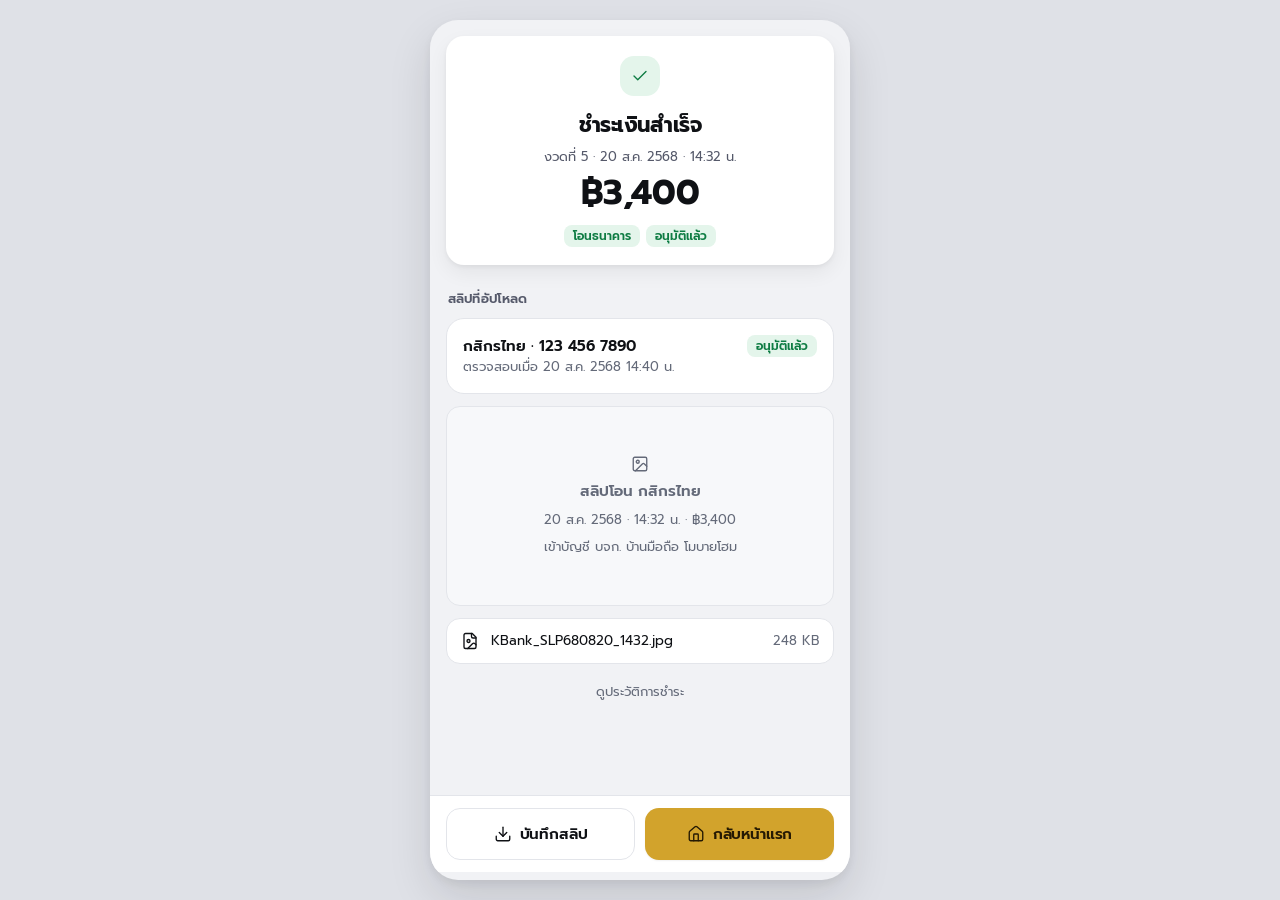
<file: pay-success.html>
<!DOCTYPE html>
<html lang="th">
<head>
<meta charset="UTF-8">
<meta name="viewport" content="width=device-width, initial-scale=1.0, viewport-fit=cover">
<title>ชำระสำเร็จ — บ้านมือถือ MBH</title>
<link rel="preconnect" href="https://fonts.googleapis.com">
<link rel="preconnect" href="https://fonts.gstatic.com" crossorigin>
<link href="https://fonts.googleapis.com/css2?family=Prompt:wght@400;500;600;700&display=swap" rel="stylesheet">
<link rel="stylesheet" href="assets/theme.css">
</head>
<body>
<!--
THESIS: แอปหนี้ที่อ่านออกกลางแดดในแวบเดียว — มาตรฐานแอปการเงินไทยที่ทำให้เนี้ยบระดับ KPLUS/Revolut ปฏิเสธการ์ดเงาซ้อนการ์ดและลูกเล่นที่ทำให้ตัวเลขอ่านช้าลง
OWN-WORLD: พื้นเทา #F1F2F5 การ์ดขาวเงาบาง เส้น 1px ทอง #D2A32C เป็น accent เดียวของระบบ แดง/เขียวสงวนไว้สื่อสถานะเท่านั้น Prompt ตัวเลข tabular ปุ่มสูง 52px มุม 14-18px
STORY: ลูกค้าที่ค้างงวดเปิดแอป เห็นยอด ฿3,400 กับวันครบกำหนดก่อนอย่างอื่น เข้าใจว่าค่าติดตาม ฿200 มาจากไหน แล้วกดจ่ายหรือแจ้งสลิปได้ใน 1 แตะ
FIRST VIEWPORT: แถบสถานะค้างชำระหนึ่งบรรทัด แล้วแผงยอดขาวเต็มความกว้าง ยอด ฿3,400 ที่ 34px คือตัวใหญ่ที่สุดในหน้า ใต้ยอดเป็นแถบ 12 ขีดของ 12 งวด ปิดท้ายด้วยปุ่มชำระเงินคู่แจ้งสลิป
FORM: canon (มาตรฐานหมวด ผู้ใช้เลือกเอง) นอกลิสต์ผู้สมัครทั้ง 7 · seed 402bb3ea
FINISH: unreviewed and undocumented is unfinished; this build ends with the finish review, the verdict, DESIGN.md, and every shipping raster carrying its provenance
-->
<div class="app">
<script>window.PAGE = { title: "ชำระสำเร็จ", bare: true };</script>
<script src="assets/layout.js"></script>
<div class="screen">

  <div class="balance">
    <div class="text-center">
      <span class="list-ico g"><i data-lucide="check"></i></span>
      <div class="h1 mt-16">ชำระเงินสำเร็จ</div>
      <div class="meta">งวดที่ 5 · 20 ส.ค. 2568 · 14:32 น.</div>
      <div class="amount-xl mt-12">฿3,400</div>
      <div class="mt-12">
        <span class="badge badge-success">โอนธนาคาร</span>
        <span class="badge badge-success">อนุมัติแล้ว</span>
      </div>
    </div>
  </div>

  <div class="section-title">สลิปที่อัปโหลด</div>
  <div class="card">
    <div class="row-between">
      <div class="h3">กสิกรไทย · 123 456 7890</div>
      <span class="badge badge-success">อนุมัติแล้ว</span>
    </div>
    <div class="sub">ตรวจสอบเมื่อ 20 ส.ค. 2568 14:40 น.</div>
  </div>
  <div class="slip-preview mt-12">
    <i data-lucide="image"></i>
    <div class="h3">สลิปโอน กสิกรไทย</div>
    <div class="sub">20 ส.ค. 2568 · 14:32 น. · ฿3,400</div>
    <div class="sub">เข้าบัญชี บจก. บ้านมือถือ โมบายโฮม</div>
  </div>
  <div class="file-item mt-12">
    <i data-lucide="file-image"></i>
    <div class="name">KBank_SLP680820_1432.jpg</div>
    <span class="sub">248 KB</span>
  </div>

  <div class="text-center mt-16">
    <a href="payment-history.html" class="sub">ดูประวัติการชำระ</a>
  </div>

  <div class="action-bar">
    <a class="btn btn-outline">
      <i data-lucide="download"></i> บันทึกสลิป
    </a>
    <a class="btn btn-primary" href="home.html">
      <i data-lucide="house"></i> กลับหน้าแรก
    </a>
  </div>

</div>
</div>
</body>
</html>
</file>
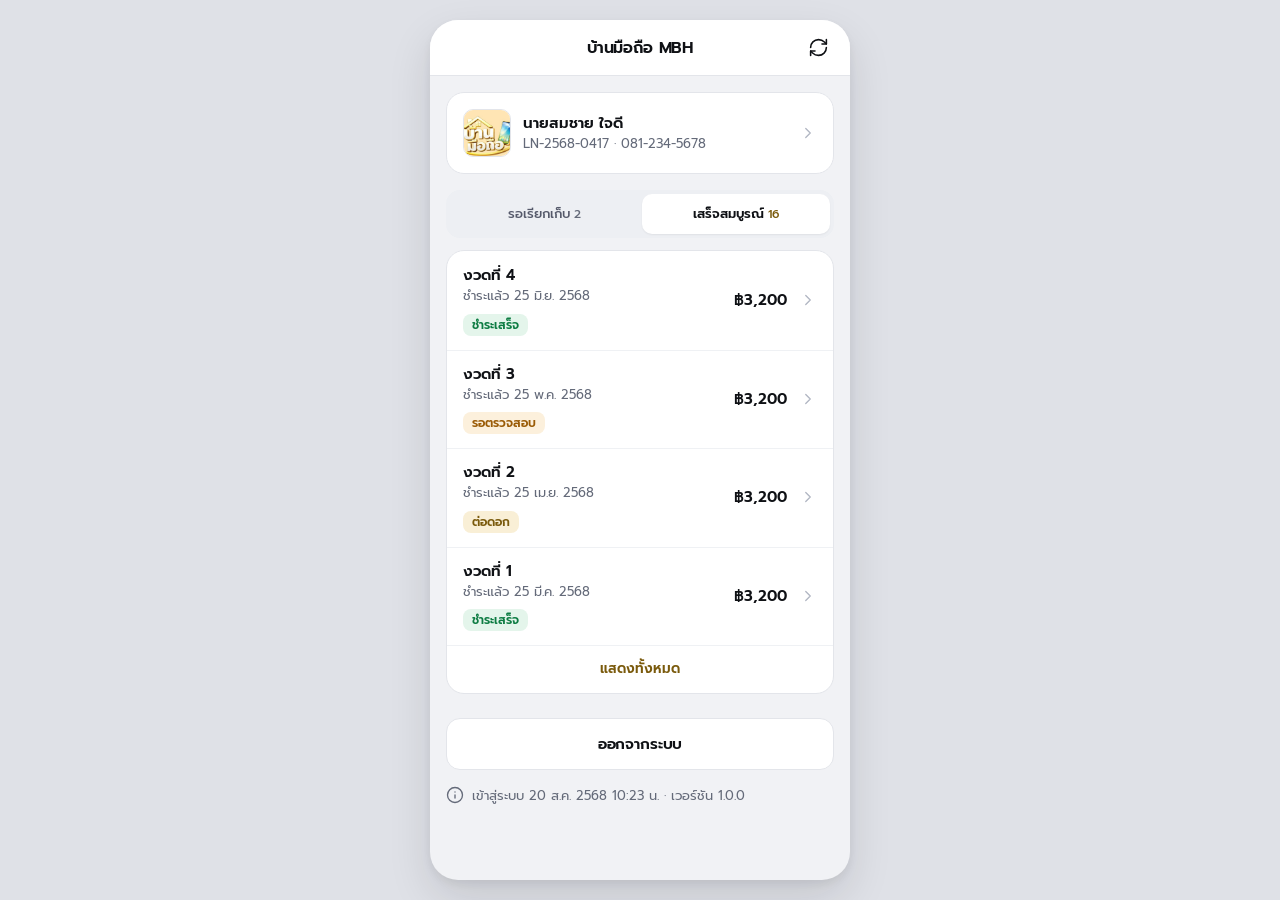
<file: payment-history.html>
<!DOCTYPE html>
<html lang="th">
<head>
<meta charset="UTF-8">
<meta name="viewport" content="width=device-width, initial-scale=1.0, viewport-fit=cover">
<title>รายการเสร็จสมบูรณ์ — บ้านมือถือ MBH</title>
<link rel="preconnect" href="https://fonts.googleapis.com">
<link rel="preconnect" href="https://fonts.gstatic.com" crossorigin>
<link href="https://fonts.googleapis.com/css2?family=Prompt:wght@400;500;600;700&display=swap" rel="stylesheet">
<link rel="stylesheet" href="assets/theme.css">
</head>
<body>
<!--
THESIS: แอปหนี้ที่อ่านออกกลางแดดในแวบเดียว — มาตรฐานแอปการเงินไทยที่ทำให้เนี้ยบระดับ KPLUS/Revolut ปฏิเสธการ์ดเงาซ้อนการ์ดและลูกเล่นที่ทำให้ตัวเลขอ่านช้าลง
OWN-WORLD: พื้นเทา #F1F2F5 การ์ดขาวเงาบาง เส้น 1px ทอง #D2A32C เป็น accent เดียวของระบบ แดง/เขียวสงวนไว้สื่อสถานะเท่านั้น Prompt ตัวเลข tabular ปุ่มสูง 52px มุม 14-18px
STORY: ลูกค้าที่ค้างงวดเปิดแอป เห็นยอด ฿3,400 กับวันครบกำหนดก่อนอย่างอื่น เข้าใจว่าค่าติดตาม ฿200 มาจากไหน แล้วกดจ่ายหรือแจ้งสลิปได้ใน 1 แตะ
FIRST VIEWPORT: แถบสถานะค้างชำระหนึ่งบรรทัด แล้วแผงยอดขาวเต็มความกว้าง ยอด ฿3,400 ที่ 34px คือตัวใหญ่ที่สุดในหน้า ใต้ยอดเป็นแถบ 12 ขีดของ 12 งวด ปิดท้ายด้วยปุ่มชำระเงินคู่แจ้งสลิป
FORM: canon (มาตรฐานหมวด ผู้ใช้เลือกเอง) นอกลิสต์ผู้สมัครทั้ง 7 · seed 402bb3ea
FINISH: unreviewed and undocumented is unfinished; this build ends with the finish review, the verdict, DESIGN.md, and every shipping raster carrying its provenance
-->
<div class="app">
<script>window.PAGE = { title: "บ้านมือถือ MBH", right: [{ ico: "refresh-cw", href: "payment-history.html" }] };</script>
<script src="assets/layout.js"></script>
<div class="screen">

  <div class="connect">
    <div class="connect-head">
      <div class="card">
        <a class="row gap-12" href="profile.html">
          <span class="device-thumb"><img src="assets/logo.jpg" alt="บ้านมือถือ MBH"></span>
          <div class="flex-1">
            <div class="h3">นายสมชาย ใจดี</div>
            <div class="sub">LN-2568-0417 · 081-234-5678</div>
          </div>
          <i data-lucide="chevron-right" class="chev"></i>
        </a>
      </div>
    </div>

    <div class="connect-list">
      <div class="tabs">
        <a class="tab" href="home.html">รอเรียกเก็บ <span class="count">2</span></a>
        <span class="tab active">เสร็จสมบูรณ์ <span class="count">16</span></span>
      </div>

      <input id="show-all-paid" class="show-all-toggle" type="checkbox">
      <div class="card card-flush mt-12">
        <a class="due-row" href="pay-success.html">
          <div class="flex-1">
            <div class="h3">งวดที่ 4</div>
            <div class="sub">ชำระแล้ว 25 มิ.ย. 2568</div>
            <span class="badge badge-success mt-8">ชำระเสร็จ</span>
          </div>
          <div class="trail">
            <div class="amount-sm">฿3,200</div>
          </div>
          <i data-lucide="chevron-right" class="chev"></i>
        </a>
        <a class="due-row" href="pay-success.html">
          <div class="flex-1">
            <div class="h3">งวดที่ 3</div>
            <div class="sub">ชำระแล้ว 25 พ.ค. 2568</div>
            <span class="badge badge-warning mt-8">รอตรวจสอบ</span>
          </div>
          <div class="trail">
            <div class="amount-sm">฿3,200</div>
          </div>
          <i data-lucide="chevron-right" class="chev"></i>
        </a>
        <a class="due-row" href="pay-success.html">
          <div class="flex-1">
            <div class="h3">งวดที่ 2</div>
            <div class="sub">ชำระแล้ว 25 เม.ย. 2568</div>
            <span class="badge badge-gold mt-8">ต่อดอก</span>
          </div>
          <div class="trail">
            <div class="amount-sm">฿3,200</div>
          </div>
          <i data-lucide="chevron-right" class="chev"></i>
        </a>
        <a class="due-row" href="pay-success.html">
          <div class="flex-1">
            <div class="h3">งวดที่ 1</div>
            <div class="sub">ชำระแล้ว 25 มี.ค. 2568</div>
            <span class="badge badge-success mt-8">ชำระเสร็จ</span>
          </div>
          <div class="trail">
            <div class="amount-sm">฿3,200</div>
          </div>
          <i data-lucide="chevron-right" class="chev"></i>
        </a>
        <div class="list-more-wrap">
          <a class="due-row" href="pay-success.html">
            <div class="flex-1">
              <div class="h3">งวดที่ 12</div>
              <div class="sub">ชำระแล้ว 25 ก.พ. 2568</div>
            </div>
            <div class="trail"><div class="amount-sm">฿3,200</div></div>
            <i data-lucide="chevron-right" class="chev"></i>
          </a>
          <a class="due-row" href="pay-success.html">
            <div class="flex-1">
              <div class="h3">งวดที่ 11</div>
              <div class="sub">ชำระแล้ว 25 ม.ค. 2568</div>
            </div>
            <div class="trail"><div class="amount-sm">฿3,200</div></div>
            <i data-lucide="chevron-right" class="chev"></i>
          </a>
          <a class="due-row" href="pay-success.html">
            <div class="flex-1">
              <div class="h3">งวดที่ 10</div>
              <div class="sub">ชำระแล้ว 25 ธ.ค. 2567</div>
            </div>
            <div class="trail"><div class="amount-sm">฿3,200</div></div>
            <i data-lucide="chevron-right" class="chev"></i>
          </a>
          <a class="due-row" href="pay-success.html">
            <div class="flex-1">
              <div class="h3">งวดที่ 9</div>
              <div class="sub">ชำระแล้ว 25 พ.ย. 2567</div>
            </div>
            <div class="trail"><div class="amount-sm">฿3,200</div></div>
            <i data-lucide="chevron-right" class="chev"></i>
          </a>
          <a class="due-row" href="pay-success.html">
            <div class="flex-1">
              <div class="h3">งวดที่ 8</div>
              <div class="sub">ชำระแล้ว 25 ต.ค. 2567</div>
            </div>
            <div class="trail"><div class="amount-sm">฿3,200</div></div>
            <i data-lucide="chevron-right" class="chev"></i>
          </a>
          <a class="due-row" href="pay-success.html">
            <div class="flex-1">
              <div class="h3">งวดที่ 7</div>
              <div class="sub">ชำระแล้ว 25 ก.ย. 2567</div>
            </div>
            <div class="trail"><div class="amount-sm">฿3,200</div></div>
            <i data-lucide="chevron-right" class="chev"></i>
          </a>
          <a class="due-row" href="pay-success.html">
            <div class="flex-1">
              <div class="h3">งวดที่ 6</div>
              <div class="sub">ชำระแล้ว 25 ส.ค. 2567</div>
            </div>
            <div class="trail"><div class="amount-sm">฿3,200</div></div>
            <i data-lucide="chevron-right" class="chev"></i>
          </a>
          <a class="due-row" href="pay-success.html">
            <div class="flex-1">
              <div class="h3">งวดที่ 5</div>
              <div class="sub">ชำระแล้ว 25 ก.ค. 2567</div>
            </div>
            <div class="trail"><div class="amount-sm">฿3,200</div></div>
            <i data-lucide="chevron-right" class="chev"></i>
          </a>
          <a class="due-row" href="pay-success.html">
            <div class="flex-1">
              <div class="h3">งวดที่ 16</div>
              <div class="sub">ชำระแล้ว 25 มิ.ย. 2567</div>
            </div>
            <div class="trail"><div class="amount-sm">฿3,200</div></div>
            <i data-lucide="chevron-right" class="chev"></i>
          </a>
          <a class="due-row" href="pay-success.html">
            <div class="flex-1">
              <div class="h3">งวดที่ 15</div>
              <div class="sub">ชำระแล้ว 25 พ.ค. 2567</div>
            </div>
            <div class="trail"><div class="amount-sm">฿3,200</div></div>
            <i data-lucide="chevron-right" class="chev"></i>
          </a>
          <a class="due-row" href="pay-success.html">
            <div class="flex-1">
              <div class="h3">งวดที่ 14</div>
              <div class="sub">ชำระแล้ว 25 เม.ย. 2567</div>
            </div>
            <div class="trail"><div class="amount-sm">฿3,200</div></div>
            <i data-lucide="chevron-right" class="chev"></i>
          </a>
          <a class="due-row" href="pay-success.html">
            <div class="flex-1">
              <div class="h3">งวดที่ 13</div>
              <div class="sub">ชำระแล้ว 25 มี.ค. 2567</div>
            </div>
            <div class="trail"><div class="amount-sm">฿3,200</div></div>
            <i data-lucide="chevron-right" class="chev"></i>
          </a>
        </div>
        <label class="list-more list-more-open" for="show-all-paid">แสดงทั้งหมด</label>
        <label class="list-more list-more-close" for="show-all-paid">แสดงน้อยลง</label>
      </div>
    </div>

    <div class="connect-foot">
      <a class="btn btn-outline btn-block" href="index.html">ออกจากระบบ</a>
      <div class="session">
        <i data-lucide="info"></i>
        <div class="sub">เข้าสู่ระบบ 20 ส.ค. 2568 10:23 น. · เวอร์ชัน 1.0.0</div>
      </div>
    </div>
  </div>

</div>
</div>
</body>
</html>
</file>
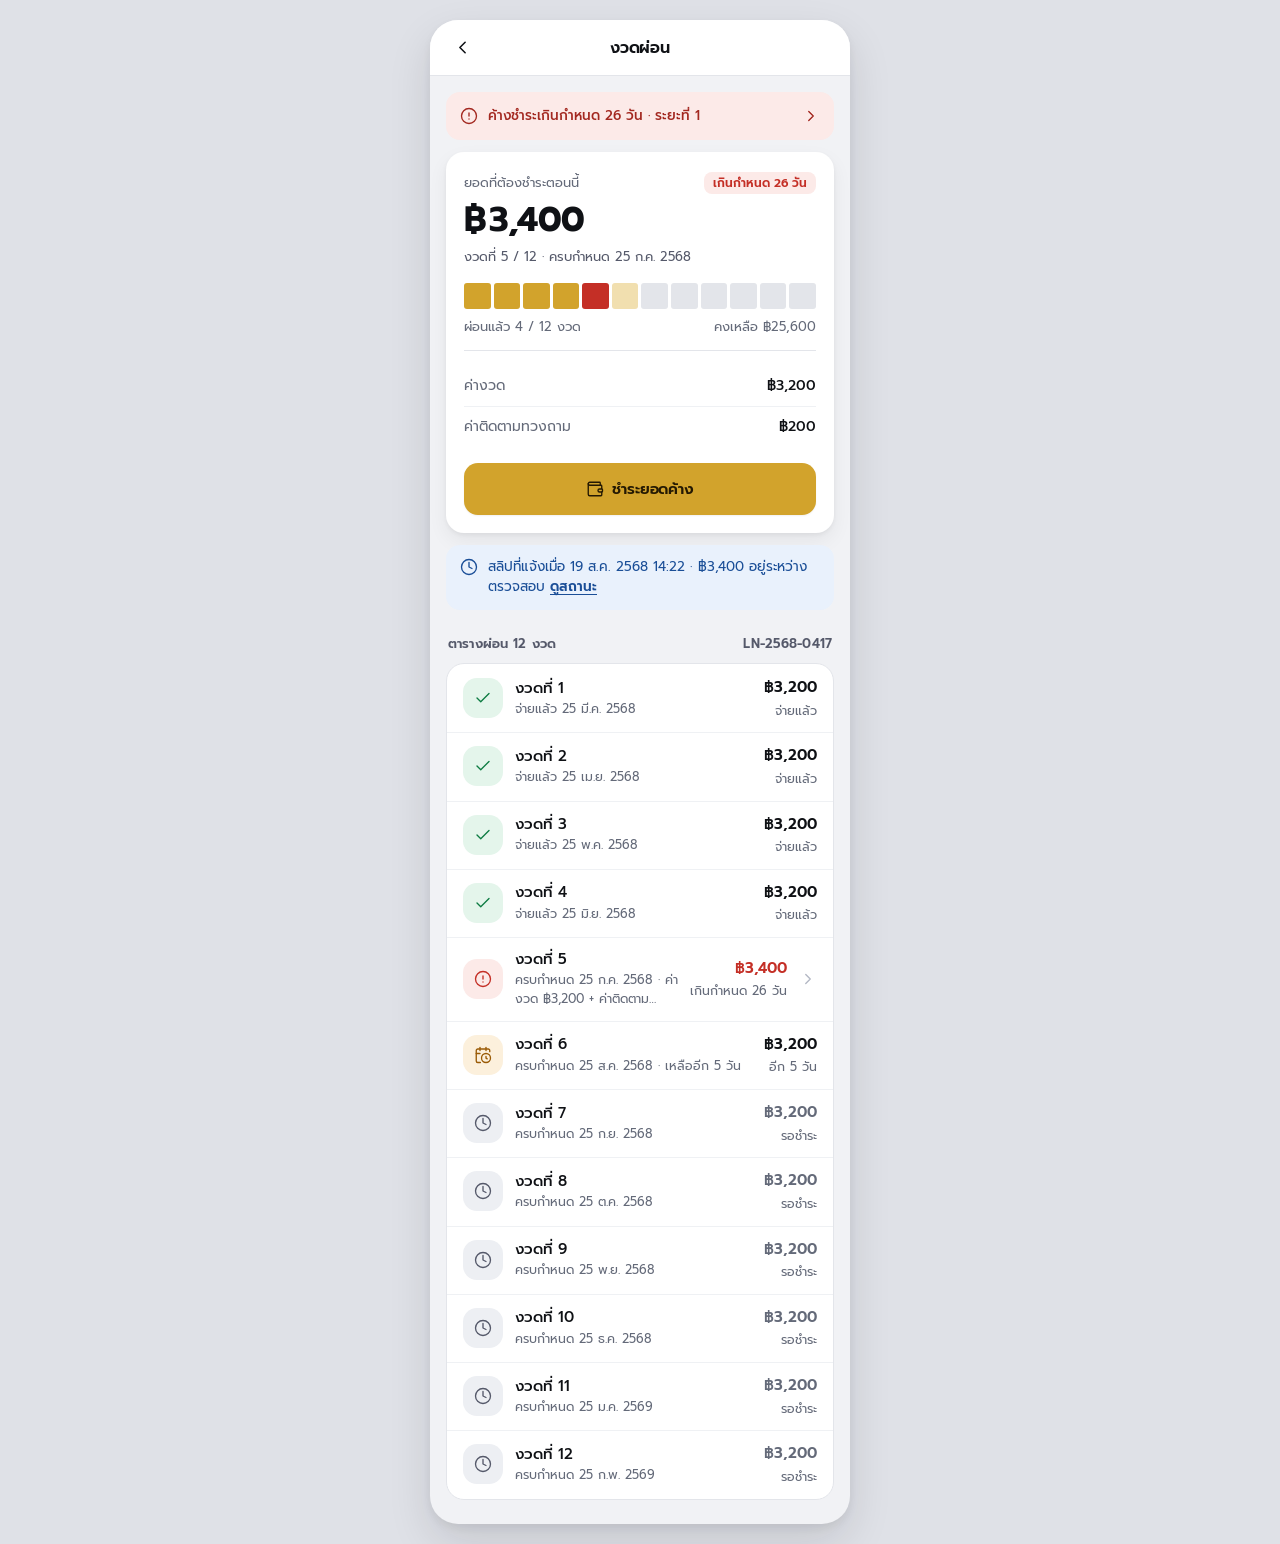
<file: payment-schedule.html>
<!DOCTYPE html>
<html lang="th">
<head>
<meta charset="UTF-8">
<meta name="viewport" content="width=device-width, initial-scale=1.0, viewport-fit=cover">
<title>งวดผ่อน — บ้านมือถือ MBH</title>
<link rel="preconnect" href="https://fonts.googleapis.com">
<link rel="preconnect" href="https://fonts.gstatic.com" crossorigin>
<link href="https://fonts.googleapis.com/css2?family=Prompt:wght@400;500;600;700&display=swap" rel="stylesheet">
<link rel="stylesheet" href="assets/theme.css">
</head>
<body>
<!--
THESIS: แอปหนี้ที่อ่านออกกลางแดดในแวบเดียว — มาตรฐานแอปการเงินไทยที่ทำให้เนี้ยบระดับ KPLUS/Revolut ปฏิเสธการ์ดเงาซ้อนการ์ดและลูกเล่นที่ทำให้ตัวเลขอ่านช้าลง
OWN-WORLD: พื้นเทา #F1F2F5 การ์ดขาวเงาบาง เส้น 1px ทอง #D2A32C เป็น accent เดียวของระบบ แดง/เขียวสงวนไว้สื่อสถานะเท่านั้น Prompt ตัวเลข tabular ปุ่มสูง 52px มุม 14-18px
STORY: ลูกค้าที่ค้างงวดเปิดแอป เห็นยอด ฿3,400 กับวันครบกำหนดก่อนอย่างอื่น เข้าใจว่าค่าติดตาม ฿200 มาจากไหน แล้วกดจ่ายหรือแจ้งสลิปได้ใน 1 แตะ
FIRST VIEWPORT: แถบสถานะค้างชำระหนึ่งบรรทัด แล้วแผงยอดขาวเต็มความกว้าง ยอด ฿3,400 ที่ 34px คือตัวใหญ่ที่สุดในหน้า ใต้ยอดเป็นแถบ 12 ขีดของ 12 งวด ปิดท้ายด้วยปุ่มชำระเงินคู่แจ้งสลิป
FORM: canon (มาตรฐานหมวด ผู้ใช้เลือกเอง) นอกลิสต์ผู้สมัครทั้ง 7 · seed 402bb3ea
FINISH: unreviewed and undocumented is unfinished; this build ends with the finish review, the verdict, DESIGN.md, and every shipping raster carrying its provenance
-->
<div class="app">
<script>window.PAGE = { title: "งวดผ่อน", back: "home.html" };</script>
<script src="assets/layout.js"></script>
<div class="screen">

  <a class="notice" href="collection-detail.html">
    <i data-lucide="circle-alert"></i>
    <span class="flex-1">ค้างชำระเกินกำหนด 26 วัน · ระยะที่ 1</span>
    <i data-lucide="chevron-right"></i>
  </a>

  <div class="balance mt-12">
    <div class="row-between">
      <div class="label">ยอดที่ต้องชำระตอนนี้</div>
      <span class="badge badge-danger">เกินกำหนด 26 วัน</span>
    </div>
    <div class="amount-xl"><span class="baht">฿</span>3,400</div>
    <div class="meta">งวดที่ 5 / 12 · ครบกำหนด 25 ก.ค. 2568</div>

    <div class="ticks mt-16" role="img" aria-label="ชำระแล้ว 4 งวด ค้าง 1 งวด งวดถัดไป 1 งวด เหลืออีก 6 งวด จากทั้งหมด 12 งวด">
      <span class="tick paid"></span>
      <span class="tick paid"></span>
      <span class="tick paid"></span>
      <span class="tick paid"></span>
      <span class="tick overdue"></span>
      <span class="tick due"></span>
      <span class="tick"></span>
      <span class="tick"></span>
      <span class="tick"></span>
      <span class="tick"></span>
      <span class="tick"></span>
      <span class="tick"></span>
    </div>
    <div class="row-between sub mt-8">
      <span>ผ่อนแล้ว 4 / 12 งวด</span>
      <span>คงเหลือ ฿25,600</span>
    </div>

    <div class="divider"></div>

    <div class="kv">
      <span class="k">ค่างวด</span>
      <span class="v">฿3,200</span>
    </div>
    <div class="kv">
      <span class="k">ค่าติดตามทวงถาม</span>
      <span class="v">฿200</span>
    </div>


    <a class="btn btn-primary btn-block mt-16" href="pay-methods.html">
      <i data-lucide="wallet"></i> ชำระยอดค้าง
    </a>
  </div>

  <div class="alert alert-info mt-12">
    <i data-lucide="clock"></i>
    <div>สลิปที่แจ้งเมื่อ 19 ส.ค. 2568 14:22 · ฿3,400 อยู่ระหว่างตรวจสอบ <a href="slip-status.html">ดูสถานะ</a></div>
  </div>

  <div class="section-title">
    ตารางผ่อน 12 งวด
    <span>LN-2568-0417</span>
  </div>
  <div class="list">
    <div class="list-item">
      <span class="list-ico g"><i data-lucide="check"></i></span>
      <div class="body">
        <div class="title">งวดที่ 1</div>
        <div class="desc">จ่ายแล้ว 25 มี.ค. 2568</div>
      </div>
      <div class="trail">
        <div class="amount-sm">฿3,200</div>
        <div class="desc t-success">จ่ายแล้ว</div>
      </div>
    </div>
    <div class="list-item">
      <span class="list-ico g"><i data-lucide="check"></i></span>
      <div class="body">
        <div class="title">งวดที่ 2</div>
        <div class="desc">จ่ายแล้ว 25 เม.ย. 2568</div>
      </div>
      <div class="trail">
        <div class="amount-sm">฿3,200</div>
        <div class="desc t-success">จ่ายแล้ว</div>
      </div>
    </div>
    <div class="list-item">
      <span class="list-ico g"><i data-lucide="check"></i></span>
      <div class="body">
        <div class="title">งวดที่ 3</div>
        <div class="desc">จ่ายแล้ว 25 พ.ค. 2568</div>
      </div>
      <div class="trail">
        <div class="amount-sm">฿3,200</div>
        <div class="desc t-success">จ่ายแล้ว</div>
      </div>
    </div>
    <div class="list-item">
      <span class="list-ico g"><i data-lucide="check"></i></span>
      <div class="body">
        <div class="title">งวดที่ 4</div>
        <div class="desc">จ่ายแล้ว 25 มิ.ย. 2568</div>
      </div>
      <div class="trail">
        <div class="amount-sm">฿3,200</div>
        <div class="desc t-success">จ่ายแล้ว</div>
      </div>
    </div>
    <a class="list-item" href="pay-methods.html">
      <span class="list-ico r"><i data-lucide="circle-alert"></i></span>
      <div class="body">
        <div class="title">งวดที่ 5</div>
        <div class="desc">ครบกำหนด 25 ก.ค. 2568 · ค่างวด ฿3,200 + ค่าติดตาม ฿200</div>
      </div>
      <div class="trail">
        <div class="amount-sm t-danger">฿3,400</div>
        <div class="desc t-danger">เกินกำหนด 26 วัน</div>
      </div>
      <i data-lucide="chevron-right" class="chev"></i>
    </a>
    <div class="list-item">
      <span class="list-ico y"><i data-lucide="calendar-clock"></i></span>
      <div class="body">
        <div class="title">งวดที่ 6</div>
        <div class="desc">ครบกำหนด 25 ส.ค. 2568 · เหลืออีก 5 วัน</div>
      </div>
      <div class="trail">
        <div class="amount-sm">฿3,200</div>
        <div class="desc t-warning">อีก 5 วัน</div>
      </div>
    </div>
    <div class="list-item">
      <span class="list-ico n"><i data-lucide="clock"></i></span>
      <div class="body">
        <div class="title">งวดที่ 7</div>
        <div class="desc">ครบกำหนด 25 ก.ย. 2568</div>
      </div>
      <div class="trail">
        <div class="amount-sm muted">฿3,200</div>
        <div class="desc">รอชำระ</div>
      </div>
    </div>
    <div class="list-item">
      <span class="list-ico n"><i data-lucide="clock"></i></span>
      <div class="body">
        <div class="title">งวดที่ 8</div>
        <div class="desc">ครบกำหนด 25 ต.ค. 2568</div>
      </div>
      <div class="trail">
        <div class="amount-sm muted">฿3,200</div>
        <div class="desc">รอชำระ</div>
      </div>
    </div>
    <div class="list-item">
      <span class="list-ico n"><i data-lucide="clock"></i></span>
      <div class="body">
        <div class="title">งวดที่ 9</div>
        <div class="desc">ครบกำหนด 25 พ.ย. 2568</div>
      </div>
      <div class="trail">
        <div class="amount-sm muted">฿3,200</div>
        <div class="desc">รอชำระ</div>
      </div>
    </div>
    <div class="list-item">
      <span class="list-ico n"><i data-lucide="clock"></i></span>
      <div class="body">
        <div class="title">งวดที่ 10</div>
        <div class="desc">ครบกำหนด 25 ธ.ค. 2568</div>
      </div>
      <div class="trail">
        <div class="amount-sm muted">฿3,200</div>
        <div class="desc">รอชำระ</div>
      </div>
    </div>
    <div class="list-item">
      <span class="list-ico n"><i data-lucide="clock"></i></span>
      <div class="body">
        <div class="title">งวดที่ 11</div>
        <div class="desc">ครบกำหนด 25 ม.ค. 2569</div>
      </div>
      <div class="trail">
        <div class="amount-sm muted">฿3,200</div>
        <div class="desc">รอชำระ</div>
      </div>
    </div>
    <div class="list-item">
      <span class="list-ico n"><i data-lucide="clock"></i></span>
      <div class="body">
        <div class="title">งวดที่ 12</div>
        <div class="desc">ครบกำหนด 25 ก.พ. 2569</div>
      </div>
      <div class="trail">
        <div class="amount-sm muted">฿3,200</div>
        <div class="desc">รอชำระ</div>
      </div>
    </div>
  </div>

</div>
</div>
</body>
</html>
</file>
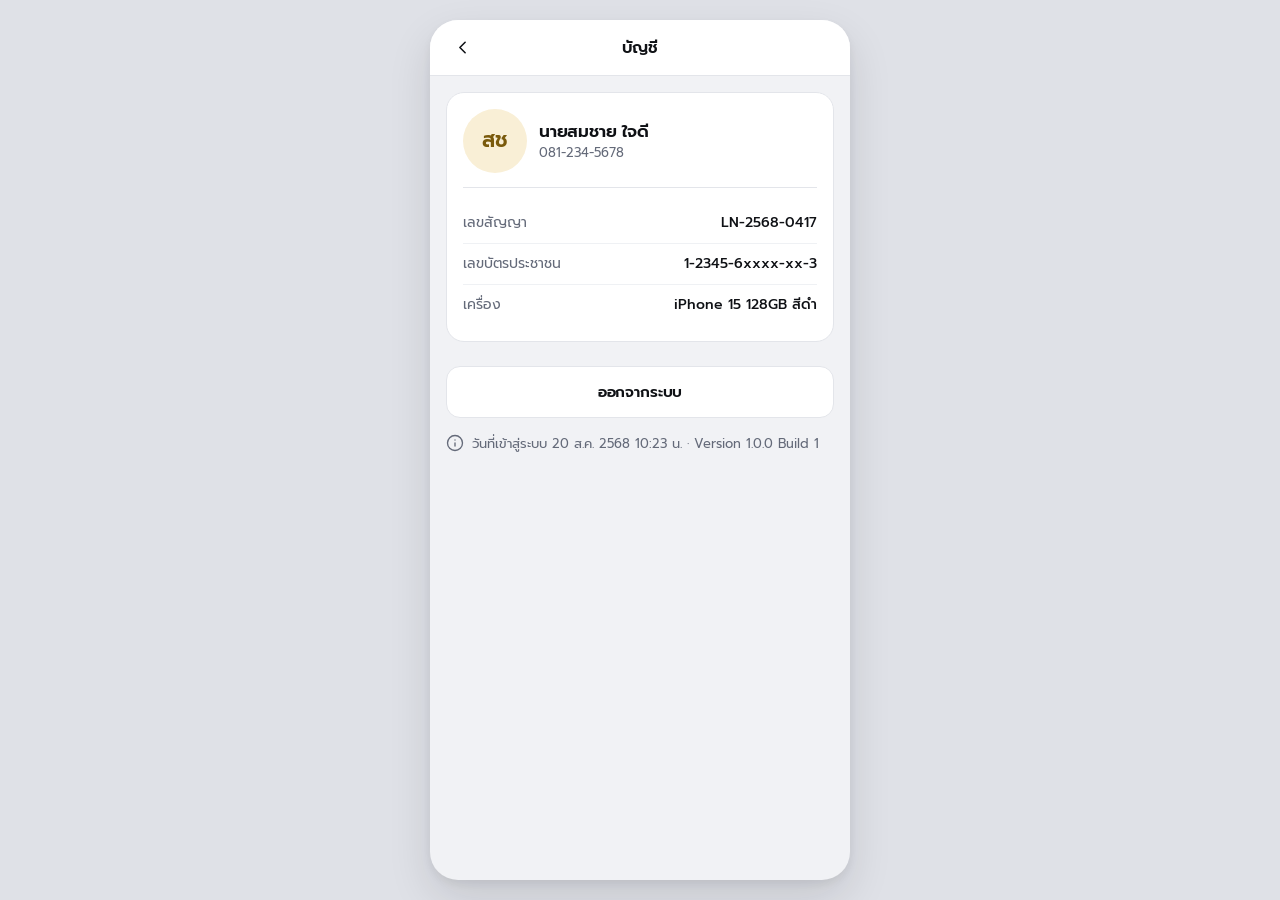
<file: profile.html>
<!DOCTYPE html>
<html lang="th">
<head>
<meta charset="UTF-8">
<meta name="viewport" content="width=device-width, initial-scale=1.0, viewport-fit=cover">
<title>บัญชี — บ้านมือถือ MBH</title>
<link rel="preconnect" href="https://fonts.googleapis.com">
<link rel="preconnect" href="https://fonts.gstatic.com" crossorigin>
<link href="https://fonts.googleapis.com/css2?family=Prompt:wght@400;500;600;700&display=swap" rel="stylesheet">
<link rel="stylesheet" href="assets/theme.css">
</head>
<body>
<!--
THESIS: แอปหนี้ที่อ่านออกกลางแดดในแวบเดียว — มาตรฐานแอปการเงินไทยที่ทำให้เนี้ยบระดับ KPLUS/Revolut ปฏิเสธการ์ดเงาซ้อนการ์ดและลูกเล่นที่ทำให้ตัวเลขอ่านช้าลง
OWN-WORLD: พื้นเทา #F1F2F5 การ์ดขาวเงาบาง เส้น 1px ทอง #D2A32C เป็น accent เดียวของระบบ แดง/เขียวสงวนไว้สื่อสถานะเท่านั้น Prompt ตัวเลข tabular ปุ่มสูง 52px มุม 14-18px
STORY: ลูกค้าที่ค้างงวดเปิดแอป เห็นยอด ฿3,400 กับวันครบกำหนดก่อนอย่างอื่น เข้าใจว่าค่าติดตาม ฿200 มาจากไหน แล้วกดจ่ายหรือแจ้งสลิปได้ใน 1 แตะ
FIRST VIEWPORT: แถบสถานะค้างชำระหนึ่งบรรทัด แล้วแผงยอดขาวเต็มความกว้าง ยอด ฿3,400 ที่ 34px คือตัวใหญ่ที่สุดในหน้า ใต้ยอดเป็นแถบ 12 ขีดของ 12 งวด ปิดท้ายด้วยปุ่มชำระเงินคู่แจ้งสลิป
FORM: canon (มาตรฐานหมวด ผู้ใช้เลือกเอง) นอกลิสต์ผู้สมัครทั้ง 7 · seed 402bb3ea
FINISH: unreviewed and undocumented is unfinished; this build ends with the finish review, the verdict, DESIGN.md, and every shipping raster carrying its provenance
-->
<div class="app">
<script>window.PAGE = { title: "บัญชี", back: "home.html" };</script>
<script src="assets/layout.js"></script>
<div class="screen">

  <div class="connect">
    <div class="connect-head">
      <div class="card">
        <div class="row gap-12">
          <div class="avatar avatar-lg">สช</div>
          <div class="flex-1">
            <div class="h2">นายสมชาย ใจดี</div>
            <div class="sub">081-234-5678</div>
          </div>
        </div>
        <div class="divider"></div>
        <div class="kv">
          <span class="k">เลขสัญญา</span>
          <span class="v">LN-2568-0417</span>
        </div>
        <div class="kv">
          <span class="k">เลขบัตรประชาชน</span>
          <span class="v">1-2345-6xxxx-xx-3</span>
        </div>
        <div class="kv">
          <span class="k">เครื่อง</span>
          <span class="v">iPhone 15 128GB สีดำ</span>
        </div>
      </div>
    </div>

    <div class="connect-foot">
      <a class="btn btn-outline btn-block" href="index.html">ออกจากระบบ</a>
      <div class="session">
        <i data-lucide="info"></i>
        <div class="sub">วันที่เข้าสู่ระบบ 20 ส.ค. 2568 10:23 น. · Version 1.0.0 Build 1</div>
      </div>
    </div>
  </div>

</div>
</div>
</body>
</html>
</file>
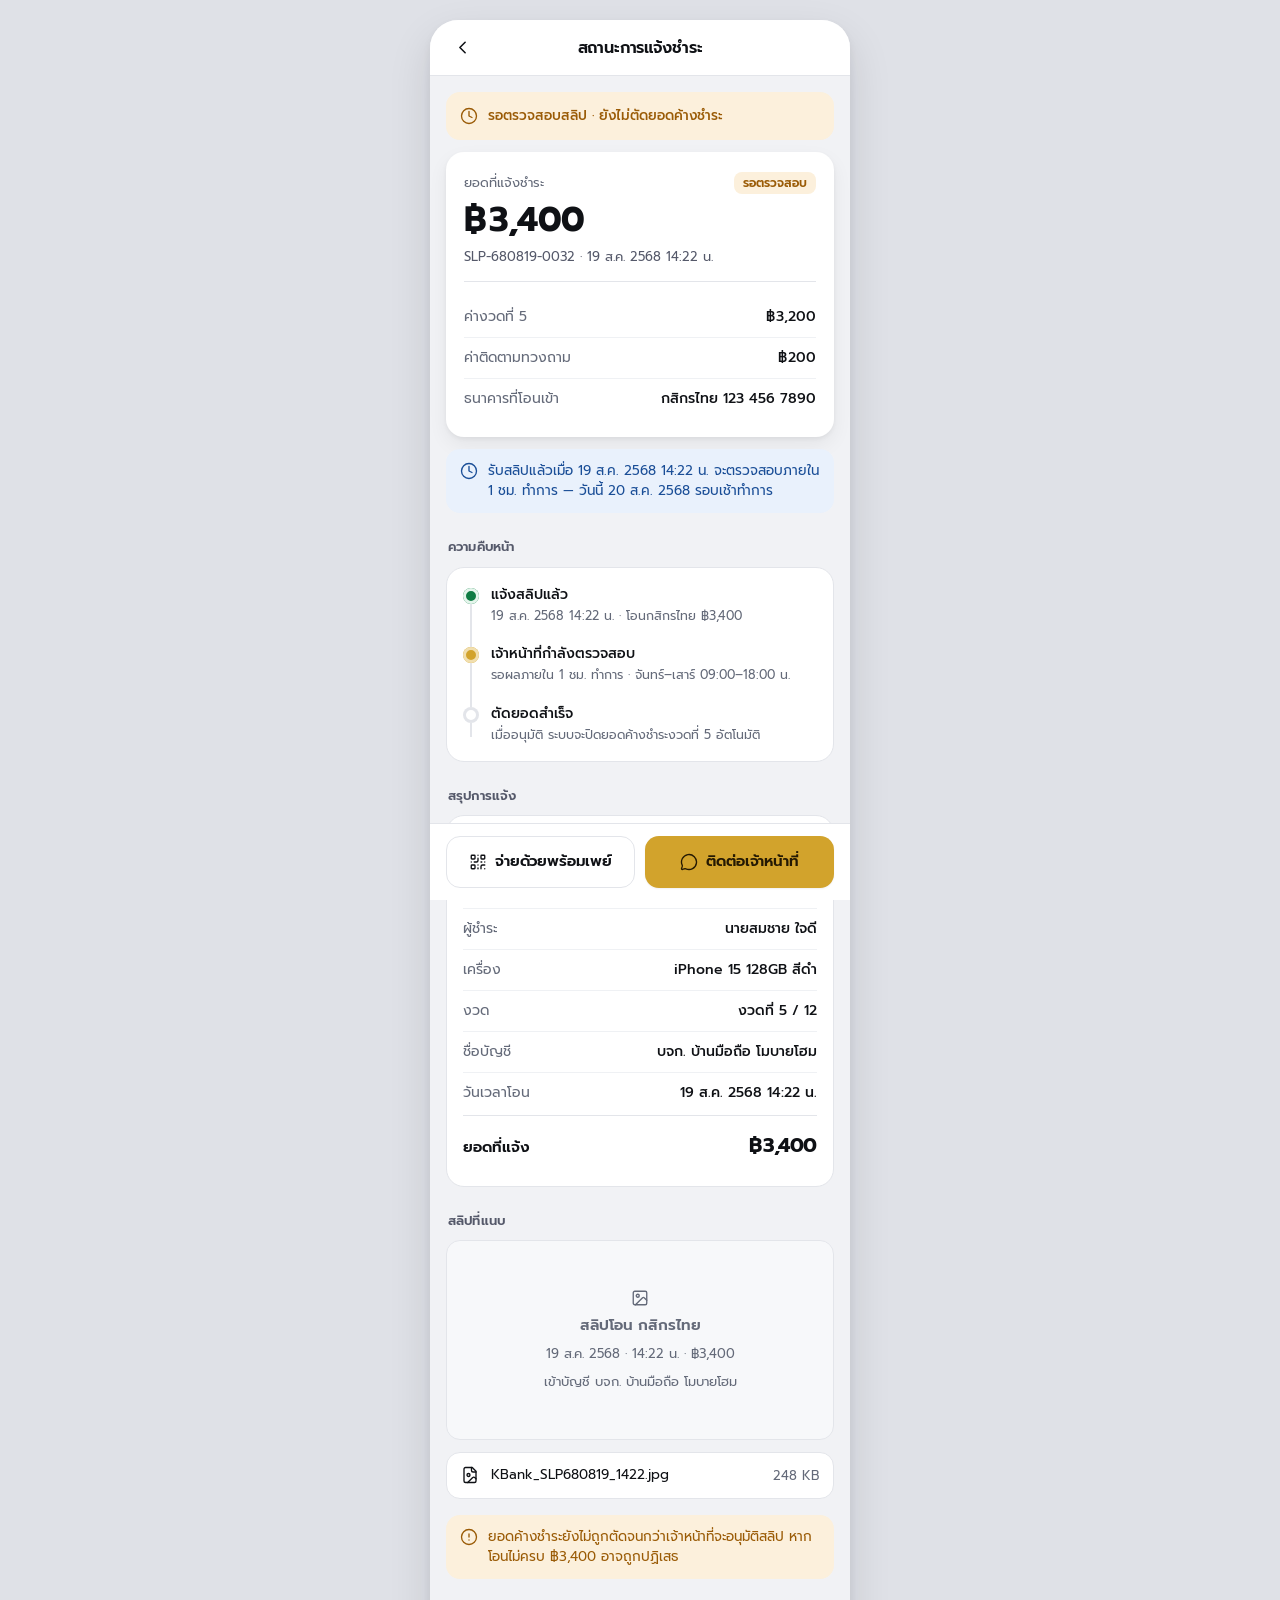
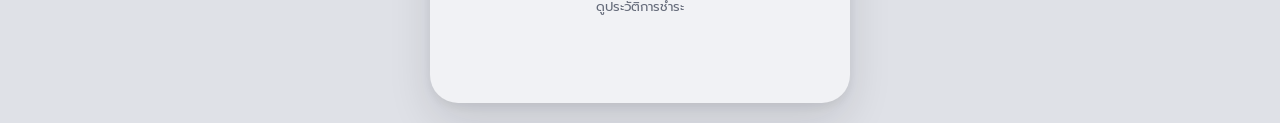
<file: slip-status.html>
<!DOCTYPE html>
<html lang="th">
<head>
<meta charset="UTF-8">
<meta name="viewport" content="width=device-width, initial-scale=1.0, viewport-fit=cover">
<title>สถานะการแจ้งชำระ — บ้านมือถือ MBH</title>
<link rel="preconnect" href="https://fonts.googleapis.com">
<link rel="preconnect" href="https://fonts.gstatic.com" crossorigin>
<link href="https://fonts.googleapis.com/css2?family=Prompt:wght@400;500;600;700&display=swap" rel="stylesheet">
<link rel="stylesheet" href="assets/theme.css">
</head>
<body>
<!--
THESIS: แอปหนี้ที่อ่านออกกลางแดดในแวบเดียว — มาตรฐานแอปการเงินไทยที่ทำให้เนี้ยบระดับ KPLUS/Revolut ปฏิเสธการ์ดเงาซ้อนการ์ดและลูกเล่นที่ทำให้ตัวเลขอ่านช้าลง
OWN-WORLD: พื้นเทา #F1F2F5 การ์ดขาวเงาบาง เส้น 1px ทอง #D2A32C เป็น accent เดียวของระบบ แดง/เขียวสงวนไว้สื่อสถานะเท่านั้น Prompt ตัวเลข tabular ปุ่มสูง 52px มุม 14-18px
STORY: ลูกค้าที่ค้างงวดเปิดแอป เห็นยอด ฿3,400 กับวันครบกำหนดก่อนอย่างอื่น เข้าใจว่าค่าติดตาม ฿200 มาจากไหน แล้วกดจ่ายหรือแจ้งสลิปได้ใน 1 แตะ
FIRST VIEWPORT: แถบสถานะค้างชำระหนึ่งบรรทัด แล้วแผงยอดขาวเต็มความกว้าง ยอด ฿3,400 ที่ 34px คือตัวใหญ่ที่สุดในหน้า ใต้ยอดเป็นแถบ 12 ขีดของ 12 งวด ปิดท้ายด้วยปุ่มชำระเงินคู่แจ้งสลิป
FORM: canon (มาตรฐานหมวด ผู้ใช้เลือกเอง) นอกลิสต์ผู้สมัครทั้ง 7 · seed 402bb3ea
FINISH: unreviewed and undocumented is unfinished; this build ends with the finish review, the verdict, DESIGN.md, and every shipping raster carrying its provenance
-->
<div class="app">
<script>window.PAGE = { title: "สถานะการแจ้งชำระ", back: "payment-history.html" };</script>
<script src="assets/layout.js"></script>
<div class="screen">

  <div class="notice pending">
    <i data-lucide="clock"></i>
    <span class="flex-1">รอตรวจสอบสลิป · ยังไม่ตัดยอดค้างชำระ</span>
  </div>

  <div class="balance mt-12">
    <div class="row-between">
      <div class="label">ยอดที่แจ้งชำระ</div>
      <span class="badge badge-warning">รอตรวจสอบ</span>
    </div>
    <div class="amount-xl"><span class="baht">฿</span>3,400</div>
    <div class="meta">SLP-680819-0032 · 19 ส.ค. 2568 14:22 น.</div>

    <div class="divider"></div>

    <div class="kv">
      <span class="k">ค่างวดที่ 5</span>
      <span class="v"><span class="baht">฿</span>3,200</span>
    </div>
    <div class="kv">
      <span class="k">ค่าติดตามทวงถาม</span>
      <span class="v"><span class="baht">฿</span>200</span>
    </div>
    <div class="kv">
      <span class="k">ธนาคารที่โอนเข้า</span>
      <span class="v">กสิกรไทย 123 456 7890</span>
    </div>
  </div>

  <div class="alert alert-info mt-12">
    <i data-lucide="clock"></i>
    <div>รับสลิปแล้วเมื่อ 19 ส.ค. 2568 14:22 น. จะตรวจสอบภายใน 1 ชม. ทำการ — วันนี้ 20 ส.ค. 2568 รอบเช้าทำการ</div>
  </div>

  <div class="section-title">ความคืบหน้า</div>
  <div class="card">
    <div class="timeline">
      <div class="tl-item done">
        <div class="tl-title">แจ้งสลิปแล้ว</div>
        <div class="tl-meta">19 ส.ค. 2568 14:22 น. · โอนกสิกรไทย ฿3,400</div>
      </div>
      <div class="tl-item active">
        <div class="tl-title">เจ้าหน้าที่กำลังตรวจสอบ</div>
        <div class="tl-meta">รอผลภายใน 1 ชม. ทำการ · จันทร์–เสาร์ 09:00–18:00 น.</div>
      </div>
      <div class="tl-item">
        <div class="tl-title">ตัดยอดสำเร็จ</div>
        <div class="tl-meta">เมื่ออนุมัติ ระบบจะปิดยอดค้างชำระงวดที่ 5 อัตโนมัติ</div>
      </div>
    </div>
  </div>

  <div class="section-title">สรุปการแจ้ง</div>
  <div class="card">
    <div class="card-head">
      <div class="card-title">รายการ SLP-680819-0032</div>
      <span class="badge badge-warning">รอตรวจสอบ</span>
    </div>
    <div class="kv">
      <span class="k">สัญญา</span>
      <span class="v">LN-2568-0417</span>
    </div>
    <div class="kv">
      <span class="k">ผู้ชำระ</span>
      <span class="v">นายสมชาย ใจดี</span>
    </div>
    <div class="kv">
      <span class="k">เครื่อง</span>
      <span class="v">iPhone 15 128GB สีดำ</span>
    </div>
    <div class="kv">
      <span class="k">งวด</span>
      <span class="v">งวดที่ 5 / 12</span>
    </div>
    <div class="kv">
      <span class="k">ชื่อบัญชี</span>
      <span class="v">บจก. บ้านมือถือ โมบายโฮม</span>
    </div>
    <div class="kv">
      <span class="k">วันเวลาโอน</span>
      <span class="v">19 ส.ค. 2568 14:22 น.</span>
    </div>
    <div class="kv total">
      <span class="k">ยอดที่แจ้ง</span>
      <span class="v"><span class="baht">฿</span>3,400</span>
    </div>
  </div>

  <div class="section-title">สลิปที่แนบ</div>
  <div class="slip-preview">
    <i data-lucide="image"></i>
    <div class="h3">สลิปโอน กสิกรไทย</div>
    <div class="sub">19 ส.ค. 2568 · 14:22 น. · ฿3,400</div>
    <div class="sub">เข้าบัญชี บจก. บ้านมือถือ โมบายโฮม</div>
  </div>
  <div class="file-item mt-12">
    <i data-lucide="file-image"></i>
    <div class="name">KBank_SLP680819_1422.jpg</div>
    <span class="sub">248 KB</span>
  </div>

  <div class="alert alert-warning mt-16">
    <i data-lucide="circle-alert"></i>
    <div>ยอดค้างชำระยังไม่ถูกตัดจนกว่าเจ้าหน้าที่จะอนุมัติสลิป หากโอนไม่ครบ ฿3,400 อาจถูกปฏิเสธ</div>
  </div>

  <div class="text-center mt-16">
    <a href="payment-history.html" class="sub">ดูประวัติการชำระ</a>
  </div>

  <div class="action-bar">
    <a class="btn btn-outline" href="pay-qr.html">
      <i data-lucide="qr-code"></i> จ่ายด้วยพร้อมเพย์
    </a>
    <a class="btn btn-primary" href="home.html">
      <i data-lucide="message-circle"></i> ติดต่อเจ้าหน้าที่
    </a>
  </div>

</div>
</div>
</body>
</html>
</file>
<file: assets/theme.css>
/* ==========================================================================
   MBH Customer App — Design System v3 (canon)
   บ้านมือถือ MOBILE HOME (MBH) · static mockup · mobile-first

   ทิศทาง: มาตรฐานแอปการเงินไทย ทำให้เนี้ยบระดับ KPLUS / Revolut / Wise
   ทองเป็น accent เดียวของระบบ · พื้นผิวขาว-เทา · ตัวเลขเป็นพระเอก
   ========================================================================== */

:root {
  /* ---- ground & surface ---- */
  --page: #F1F2F5;
  --surface: #FFFFFF;
  --surface-2: #F7F8FA;
  --surface-3: #EDEFF3;
  --line: #E3E5EA;
  --line-soft: #EFF1F4;

  /* ---- ink (ทุกระดับผ่าน 4.5:1 ทั้งบน --surface และ --page) ---- */
  --ink: #0F1115;
  --ink-2: #55596A;
  --ink-3: #646A79;
  --ink-on-gold: #241903;

  /* ---- accent เดียวของระบบ: ทอง MBH ----
     gold-500 = สีแบรนด์ (ใช้เป็นพื้นปุ่ม/แถบ)
     gold-ink = ทองที่เข้มพอสำหรับตัวอักษรบนพื้นขาว */
  --gold-50:  #FDF8EC;
  --gold-100: #F9EFD6;
  --gold-200: #F1DFAF;
  --gold-400: #E2B63F;
  --gold-500: #D2A32C;
  --gold-600: #B0821A;
  --gold-ink: #7A5A0C;

  /* ---- สถานะ (ใช้เฉพาะสื่อสถานะ ห้ามใช้ตกแต่ง) ---- */
  --success: #0E7C43;
  --success-bg: #E4F5EB;
  --warning: #9A5B06;
  --warning-bg: #FCF0DC;
  --danger: #C42F26;
  --danger-bg: #FCEAE8;
  --info: #1F5FB8;
  --info-bg: #E9F1FC;

  /* ---- form ---- */
  --r-xs: 8px;
  --r-sm: 10px;
  --r-md: 14px;
  --r-lg: 18px;
  --r-pill: 999px;

  --sh-1: 0 1px 2px rgba(15, 17, 21, .06);
  --sh-2: 0 2px 4px rgba(15, 17, 21, .05), 0 8px 20px rgba(15, 17, 21, .06);
  --sh-3: 0 4px 8px rgba(15, 17, 21, .06), 0 18px 44px rgba(15, 17, 21, .12);

  --appbar-h: 56px;
  --tabbar-h: 60px;
  --pad: 16px;

  --ease: cubic-bezier(.2, .8, .25, 1);
}

*, *::before, *::after { margin: 0; padding: 0; box-sizing: border-box; -webkit-tap-highlight-color: transparent; }

html { -webkit-text-size-adjust: 100%; }

body {
  font-family: "Prompt", "Noto Sans Thai", -apple-system, BlinkMacSystemFont, sans-serif;
  font-size: 15px;
  line-height: 1.5;
  color: var(--ink);
  background: #DFE1E7;
  -webkit-font-smoothing: antialiased;
  text-rendering: optimizeLegibility;
  font-variant-numeric: tabular-nums lining-nums;
}

a { color: inherit; text-decoration: none; }
button, input, select, textarea { font: inherit; color: inherit; }
button { background: none; border: none; cursor: pointer; }
img { display: block; max-width: 100%; }

/* ---- browser surfaces: ส่วนที่ไม่ได้วาดเองก็ต้องเป็นของระบบ ---- */
::selection { background: var(--gold-200); color: var(--ink); }
:focus-visible { outline: 2px solid var(--gold-600); outline-offset: 2px; border-radius: var(--r-xs); }
input, textarea, select { caret-color: var(--gold-600); }
input[type="checkbox"], input[type="radio"] { accent-color: var(--gold-500); width: 18px; height: 18px; }
::-webkit-scrollbar { width: 8px; height: 8px; }
::-webkit-scrollbar-track { background: transparent; }
::-webkit-scrollbar-thumb { background: #C9CDD6; border-radius: var(--r-pill); }
::-webkit-scrollbar-thumb:hover { background: #AFB4C0; }
* { scrollbar-width: thin; scrollbar-color: #C9CDD6 transparent; }

@media (prefers-reduced-motion: reduce) {
  *, *::before, *::after { animation: none !important; transition: none !important; }
}

/* ==========================================================================
   Shell
   ========================================================================== */

.app {
  position: relative;
  display: flex;
  flex-direction: column;
  width: 100%;
  max-width: 420px;
  min-height: 100vh;
  min-height: 100dvh;
  margin: 0 auto;
  background: var(--page);
  overflow: clip;
}

@media (min-width: 480px) {
  body { padding: 20px 0; }
  .app { min-height: calc(100dvh - 40px); border-radius: 28px; box-shadow: var(--sh-3); }
}

.appbar {
  position: sticky;
  top: 0;
  z-index: 30;
  display: flex;
  align-items: center;
  justify-content: space-between;
  gap: 4px;
  min-height: calc(var(--appbar-h) + env(safe-area-inset-top));
  padding: env(safe-area-inset-top) 12px 0;
  background: var(--surface);
  border-bottom: 1px solid var(--line);
}
.appbar-title {
  position: absolute;
  left: 52px;
  right: 52px;
  min-width: 0;
  font-size: 16px;
  font-weight: 600;
  letter-spacing: -.01em;
  text-align: center;
  white-space: nowrap;
  overflow: hidden;
  text-overflow: ellipsis;
  pointer-events: none;
}
.icon-btn {
  display: inline-flex;
  align-items: center;
  justify-content: center;
  width: 40px;
  height: 40px;
  flex-shrink: 0;
  color: var(--ink);
  border-radius: var(--r-md);
  transition: background .16s var(--ease);
}
.icon-btn:hover { background: var(--surface-3); }
.icon-btn:active { background: var(--line); }
.icon-btn.has-dot { position: relative; }
.icon-btn.has-dot::after {
  content: "";
  position: absolute;
  top: 9px; right: 10px;
  width: 8px; height: 8px;
  border-radius: var(--r-pill);
  background: var(--danger);
  box-shadow: 0 0 0 2px var(--surface);
}

.screen {
  flex: 1;
  display: flex;
  flex-direction: column;
  padding: 16px var(--pad) max(24px, env(safe-area-inset-bottom));
}
.screen.has-tabbar { padding-bottom: calc(var(--tabbar-h) + 28px); }
.screen.flush { padding-left: 0; padding-right: 0; }

.connect {
  display: flex;
  flex-direction: column;
  min-width: 0;
  gap: 16px;
  margin-top: 16px;
}
.screen > .connect:first-child { margin-top: 0; }
.connect-foot { padding-top: 8px; }

.session {
  display: flex;
  align-items: flex-start;
  gap: 8px;
  margin-top: 16px;
  color: var(--ink-3);
}
.session .sub { flex: 1; min-width: 0; }

.tabbar {
  position: sticky;
  bottom: 0;
  z-index: 30;
  display: flex;
  height: var(--tabbar-h);
  background: var(--surface);
  border-top: 1px solid var(--line);
  padding-bottom: env(safe-area-inset-bottom);
}
.tab-item {
  flex: 1;
  display: flex;
  flex-direction: column;
  align-items: center;
  justify-content: center;
  gap: 4px;
  font-size: 11px;
  font-weight: 500;
  color: var(--ink-3);
  transition: color .16s var(--ease);
}
.tab-item svg.lucide { width: 22px; height: 22px; stroke-width: 1.8; }
.tab-item.active { color: var(--gold-ink); font-weight: 600; }
.tab-item.active svg.lucide { stroke-width: 2.2; }

/* ==========================================================================
   Icons
   ========================================================================== */

svg.lucide { width: 18px; height: 18px; stroke-width: 1.8; flex-shrink: 0; vertical-align: -3.5px; }
.btn svg.lucide { width: 18px; height: 18px; vertical-align: -3px; }
.btn-sm svg.lucide, .badge svg.lucide, .chip svg.lucide { width: 14px; height: 14px; vertical-align: -2.5px; }
.icon-btn svg.lucide { width: 21px; height: 21px; vertical-align: 0; }
.empty svg.lucide { width: 32px; height: 32px; stroke-width: 1.5; }

/* ==========================================================================
   Type
   ========================================================================== */

.h1 { font-size: 21px; font-weight: 700; letter-spacing: -.02em; line-height: 1.3; }
.h2 { font-size: 17px; font-weight: 600; letter-spacing: -.01em; line-height: 1.35; }
.h3 { font-size: 15px; font-weight: 600; line-height: 1.4; }
.sub { font-size: 13px; line-height: 1.5; color: var(--ink-3); }
.muted { color: var(--ink-3); }
.strong { font-weight: 600; }

.amount-xl { font-size: 34px; font-weight: 700; letter-spacing: -.01em; line-height: 1.15; }
/* Prompt Bold ให้ sidebearing ฝั่งขวาของ ฿ แคบจนชนเลขตัวแรก — ถ่างที่ตัวสัญลักษณ์ ไม่ใช่ที่ tracking ทั้งบรรทัด */
.baht { margin-right: .06em; }
.amount-lg { font-size: 22px; font-weight: 700; letter-spacing: -.01em; }
.amount-md { font-size: 17px; font-weight: 600; letter-spacing: -.01em; }
.amount-sm { font-size: 15px; font-weight: 600; }

.section-title {
  display: flex;
  align-items: baseline;
  justify-content: space-between;
  gap: 12px;
  margin: 24px 2px 10px;
  font-size: 13px;
  font-weight: 600;
  letter-spacing: .01em;
  color: var(--ink-2);
}
.screen > .section-title:first-child { margin-top: 4px; }
.section-title a { font-size: 13px; font-weight: 500; color: var(--gold-ink); }
.section-title a:active { opacity: .6; }

/* ==========================================================================
   Card & panel
   ========================================================================== */

.card {
  background: var(--surface);
  border: 1px solid var(--line);
  border-radius: var(--r-lg);
  padding: 16px;
}
.card + .card { margin-top: 12px; }
.card-flush { padding: 0; overflow: hidden; }
.card-head {
  display: flex;
  align-items: center;
  justify-content: space-between;
  gap: 12px;
  margin-bottom: 12px;
}
.card-title { font-size: 15px; font-weight: 600; }

/* แผงยอดหลักของหน้า — หน้าละหนึ่งอันเท่านั้น */
.balance {
  background: var(--surface);
  border-radius: var(--r-lg);
  padding: 20px 18px 18px;
  box-shadow: var(--sh-2);
}
.balance .label { font-size: 13px; color: var(--ink-3); }
.balance .amount-xl { margin-top: 6px; animation: rise .5s var(--ease) both; }
.balance .meta { margin-top: 8px; font-size: 13px; color: var(--ink-2); }

@keyframes rise {
  from { opacity: 0; transform: translateY(6px); }
  to { opacity: 1; transform: none; }
}

/* ==========================================================================
   Buttons
   ========================================================================== */

.btn {
  display: inline-flex;
  align-items: center;
  justify-content: center;
  gap: 8px;
  height: 52px;
  padding: 0 20px;
  border: 1px solid transparent;
  border-radius: var(--r-md);
  font-size: 15px;
  font-weight: 600;
  letter-spacing: -.01em;
  transition: transform .12s var(--ease), background .16s var(--ease), border-color .16s var(--ease);
}
.btn:active { transform: scale(.985); }
.btn-primary { background: var(--gold-500); color: var(--ink-on-gold); box-shadow: var(--sh-1); }
.btn-primary:hover { background: var(--gold-400); }
.btn-outline { background: var(--surface); border-color: var(--line); color: var(--ink); }
.btn-outline:hover { background: var(--surface-2); }
.btn-ghost { background: transparent; color: var(--ink-2); }
.btn-ghost:hover { background: var(--surface-3); }
.btn-dark { background: var(--ink); color: #fff; }
.btn-danger { background: var(--danger); color: #fff; }
.btn-block { display: flex; width: 100%; }
.btn-sm { height: 38px; padding: 0 14px; font-size: 13px; border-radius: var(--r-sm); }
.btn-lg { height: 56px; font-size: 16px; }
.btn[disabled], .btn.is-disabled { opacity: .4; pointer-events: none; }
.btn.is-loading { position: relative; pointer-events: none; color: transparent; }
.btn.is-loading::after {
  content: "";
  position: absolute;
  width: 18px; height: 18px;
  border: 2px solid var(--ink-on-gold);
  border-top-color: transparent;
  border-radius: var(--r-pill);
  animation: spin .7s linear infinite;
}
@keyframes spin { to { transform: rotate(360deg); } }

/* แถบปุ่มติดล่างจอ */
.action-bar {
  position: sticky;
  bottom: 0;
  z-index: 25;
  display: flex;
  gap: 10px;
  margin: auto calc(var(--pad) * -1) calc(var(--pad) * -1);
  padding: 12px var(--pad) calc(12px + env(safe-area-inset-bottom));
  background: var(--surface);
  border-top: 1px solid var(--line);
}
.action-bar .btn { flex: 1; }
.action-bar .btn-icon { flex: 0 0 52px; padding: 0; }
.app > .action-bar { margin: 0; flex-shrink: 0; }

/* ==========================================================================
   Badge / chip / tabs
   ========================================================================== */

.badge {
  display: inline-flex;
  align-items: center;
  gap: 5px;
  height: 22px;
  padding: 0 9px;
  border-radius: var(--r-xs);
  font-size: 12px;
  font-weight: 600;
  background: var(--surface-3);
  color: var(--ink-2);
  white-space: nowrap;
}
.badge-success { background: var(--success-bg); color: var(--success); }
.badge-warning { background: var(--warning-bg); color: var(--warning); }
.badge-danger  { background: var(--danger-bg);  color: var(--danger); }
.badge-info    { background: var(--info-bg);    color: var(--info); }
.badge-gold    { background: var(--gold-100);   color: var(--gold-ink); }

.chip-row {
  display: flex;
  gap: 8px;
  margin: 0 calc(var(--pad) * -1);
  padding: 2px var(--pad) 6px;
  overflow-x: auto;
  scrollbar-width: none;
}
.chip-row::-webkit-scrollbar { display: none; }
.chip {
  flex-shrink: 0;
  display: inline-flex;
  align-items: center;
  gap: 6px;
  height: 36px;
  padding: 0 14px;
  border: 1px solid var(--line);
  border-radius: var(--r-pill);
  background: var(--surface);
  font-size: 13px;
  font-weight: 500;
  color: var(--ink-2);
  transition: background .16s var(--ease), color .16s var(--ease), border-color .16s var(--ease);
}
.chip.active { background: var(--ink); border-color: var(--ink); color: #fff; }

.tabs {
  display: flex;
  gap: 4px;
  padding: 4px;
  background: var(--surface-3);
  border-radius: var(--r-md);
}
.tabs .tab {
  flex: 1;
  min-width: 0;
  height: 40px;
  display: inline-flex;
  align-items: center;
  justify-content: center;
  gap: 4px;
  border-radius: var(--r-sm);
  font-size: 13px;
  font-weight: 500;
  color: var(--ink-2);
  line-height: 1.2;
  text-align: center;
  transition: background .16s var(--ease), color .16s var(--ease);
}
.tabs .tab.active { background: var(--surface); color: var(--ink); font-weight: 600; box-shadow: var(--sh-1); }
.tabs .tab .count { font-size: 12px; font-weight: 500; color: var(--ink-3); }
.tabs .tab.active .count { color: var(--gold-ink); }

/* ==========================================================================
   List
   ========================================================================== */

.list {
  background: var(--surface);
  border: 1px solid var(--line);
  border-radius: var(--r-lg);
  overflow: hidden;
}
.list-item {
  display: flex;
  align-items: center;
  gap: 12px;
  min-height: 62px;
  padding: 12px 16px;
  transition: background .16s var(--ease);
}
.list-item + .list-item { box-shadow: inset 0 1px 0 var(--line-soft); }
.list-item:hover { background: var(--surface-2); }
.list-item:active { background: var(--surface-3); }
.list-item .body { flex: 1; min-width: 0; }
.list-item .title { font-size: 15px; font-weight: 500; line-height: 1.35; }
/* ภาษาไทยไม่มีช่องว่างระหว่างคำ เบราว์เซอร์ตัดบรรทัดเองได้ทุกที่ — ยอมได้ 2 บรรทัด
   ใช้ line-clamp แทน ellipsis บรรทัดเดียว เพื่อไม่ให้ข้อความหายเงียบเมื่อ copy ยาวขึ้น */
.list-item .desc {
  margin-top: 2px;
  font-size: 12.5px;
  color: var(--ink-3);
  display: -webkit-box;
  -webkit-box-orient: vertical;
  -webkit-line-clamp: 2;
  overflow: hidden;
}
.list-item .trail { flex-shrink: 0; text-align: right; }
.list-item .trail .desc { margin-top: 3px; }
.chev { color: #B3B8C4; }

.list-ico {
  display: inline-flex;
  align-items: center;
  justify-content: center;
  width: 40px;
  height: 40px;
  flex-shrink: 0;
  border-radius: var(--r-md);
  background: var(--gold-50);
  color: var(--gold-ink);
}
.list-ico.g { background: var(--success-bg); color: var(--success); }
.list-ico.r { background: var(--danger-bg);  color: var(--danger); }
.list-ico.b { background: var(--info-bg);    color: var(--info); }
.list-ico.y { background: var(--warning-bg); color: var(--warning); }
.list-ico.n { background: var(--surface-3);  color: var(--ink-2); }

/* แถวรายการงวด: ตัวเลขต้องเรียงตรงคอลัมน์ */
.due-row {
  display: flex;
  align-items: center;
  gap: 12px;
  padding: 14px 16px;
  min-height: 76px;
  transition: background .16s var(--ease);
}
.due-row + .due-row { box-shadow: inset 0 1px 0 var(--line-soft); }
.due-row:hover { background: var(--surface-2); }
.due-row:active { background: var(--surface-3); }
.due-row .trail {
  margin-left: auto;
  flex: 0 0 auto;
  min-width: 5.5em;
  text-align: right;
}
.due-row .chev { align-self: center; }

.show-all-toggle { display: none; }
.list-more-wrap { display: none; }
.show-all-toggle:checked + .card .list-more-wrap { display: block; }
.list-more {
  display: flex;
  align-items: center;
  justify-content: center;
  gap: 6px;
  width: 100%;
  padding: 14px 16px;
  font-size: 13.5px;
  font-weight: 600;
  color: var(--gold-ink);
  box-shadow: inset 0 1px 0 var(--line-soft);
  cursor: pointer;
}
.list-more-close { display: none; }
.show-all-toggle:checked + .card .list-more-open { display: none; }
.show-all-toggle:checked + .card .list-more-close { display: flex; }

/* key-value */
.kv {
  display: flex;
  align-items: baseline;
  justify-content: space-between;
  gap: 16px;
  padding: 10px 0;
  font-size: 14px;
}
.kv + .kv { box-shadow: inset 0 1px 0 var(--line-soft); }
.kv .k { flex-shrink: 0; color: var(--ink-3); }
.kv .v { font-weight: 500; text-align: right; }
.kv.total { margin-top: 2px; padding-top: 14px; border-top: 1px solid var(--line); box-shadow: none; }
.kv.total .k { font-size: 15px; font-weight: 600; color: var(--ink); }
.kv.total .v { font-size: 20px; font-weight: 700; letter-spacing: -.02em; }

.divider { height: 1px; margin: 14px 0; background: var(--line); border: 0; }
.divider-dashed { height: 0; margin: 14px 0; border: 0; border-top: 1px dashed var(--line); }

/* ==========================================================================
   Data display
   ========================================================================== */

.stats { display: grid; grid-template-columns: repeat(2, 1fr); gap: 10px; }
.stats-3 { grid-template-columns: repeat(3, 1fr); }
.stat {
  padding: 13px 14px;
  background: var(--surface);
  border-radius: var(--r-md);
  box-shadow: var(--sh-1);
}
.stat .label { font-size: 12px; color: var(--ink-3); }
.stat .value { margin-top: 4px; font-size: 17px; font-weight: 700; letter-spacing: -.02em; }

/* แถบ 12 งวด — หนึ่งขีดคือหนึ่งงวด ทุกขีดมีความหมาย */
.ticks { display: flex; gap: 3px; height: 26px; }
.ticks .tick { flex: 1; border-radius: 3px; background: var(--line); }
.ticks .tick.paid { background: var(--gold-500); }
.ticks .tick.overdue { background: var(--danger); }
.ticks .tick.due { background: var(--gold-200); }

.progress { height: 8px; border-radius: var(--r-pill); background: var(--line); overflow: hidden; }
.progress-bar { height: 100%; border-radius: var(--r-pill); background: var(--gold-500); }

.timeline { position: relative; padding-left: 28px; }
.timeline::before {
  content: "";
  position: absolute;
  left: 7px; top: 8px; bottom: 8px;
  width: 2px;
  background: var(--line);
}
.tl-item { position: relative; padding-bottom: 18px; }
.tl-item:last-child { padding-bottom: 0; }
.tl-item::before {
  content: "";
  position: absolute;
  left: -28px; top: 4px;
  width: 16px; height: 16px;
  border-radius: var(--r-pill);
  background: var(--surface);
  box-shadow: inset 0 0 0 3px var(--line);
}
.tl-item.done::before { background: var(--success); box-shadow: inset 0 0 0 3px var(--success-bg); }
.tl-item.active::before { background: var(--gold-500); box-shadow: inset 0 0 0 3px var(--gold-200); }
.tl-item .tl-title { font-size: 14px; font-weight: 500; }
.tl-item .tl-meta { margin-top: 2px; font-size: 12.5px; color: var(--ink-3); }

/* ==========================================================================
   Form
   ========================================================================== */

.field { margin-bottom: 16px; }
.field > label { display: block; margin-bottom: 6px; font-size: 13px; font-weight: 500; color: var(--ink-2); }
.req { color: var(--danger); }

.input, .select, .textarea {
  width: 100%;
  height: 52px;
  padding: 0 14px;
  background: var(--surface);
  border: 1px solid var(--line);
  border-radius: var(--r-md);
  font-size: 15px;
  transition: border-color .16s var(--ease), box-shadow .16s var(--ease);
}
.textarea { height: auto; min-height: 104px; padding: 13px 14px; line-height: 1.5; resize: vertical; }
.input:hover, .select:hover, .textarea:hover { border-color: #CFD3DC; }
.input:focus, .select:focus, .textarea:focus {
  outline: none;
  border-color: var(--gold-500);
  box-shadow: 0 0 0 3px var(--gold-100);
}
.input::placeholder, .textarea::placeholder { color: #9DA3B0; }
.input.is-error, .textarea.is-error { border-color: var(--danger); }
.field .error { margin-top: 6px; font-size: 12.5px; color: var(--danger); }
.hint { margin-top: 6px; font-size: 12.5px; color: var(--ink-3); }

.select {
  appearance: none;
  padding-right: 40px;
  background-image: url("data:image/svg+xml,%3Csvg xmlns='http://www.w3.org/2000/svg' width='16' height='16' fill='none' stroke='%23767C8C' stroke-width='2' stroke-linecap='round' stroke-linejoin='round'%3E%3Cpath d='m4 6 4 4 4-4'/%3E%3C/svg%3E");
  background-repeat: no-repeat;
  background-position: right 14px center;
}

.input-group { position: relative; }
.input-group .ico { position: absolute; left: 14px; top: 50%; transform: translateY(-50%); color: var(--ink-3); pointer-events: none; }
.input-group .input { padding-left: 44px; }

.search { position: relative; }
.search .ico { position: absolute; left: 14px; top: 50%; transform: translateY(-50%); color: var(--ink-3); pointer-events: none; }
.search input {
  width: 100%;
  height: 44px;
  padding: 0 14px 0 42px;
  background: var(--surface);
  border: 1px solid var(--line);
  border-radius: var(--r-pill);
  font-size: 14px;
}

/* ตัวเลือกแบบแถว (ช่องทางชำระ ฯลฯ) */
.choice {
  display: flex;
  align-items: center;
  gap: 12px;
  width: 100%;
  padding: 14px 16px;
  text-align: left;
  background: var(--surface);
  border: 1px solid var(--line);
  border-radius: var(--r-md);
  transition: border-color .16s var(--ease), background .16s var(--ease), box-shadow .16s var(--ease);
}
.choice + .choice { margin-top: 10px; }
.choice:hover { background: var(--surface-2); }
.choice.selected { border-color: var(--gold-500); box-shadow: 0 0 0 1px var(--gold-500); }
.choice .body { flex: 1; min-width: 0; }
.choice .title { font-size: 15px; font-weight: 500; }
.choice .desc { margin-top: 2px; font-size: 12.5px; color: var(--ink-3); }
.radio-dot {
  width: 22px; height: 22px;
  flex-shrink: 0;
  border: 2px solid #C6CAD4;
  border-radius: var(--r-pill);
  transition: border-color .16s var(--ease), box-shadow .16s var(--ease);
}
.choice.selected .radio-dot {
  border-color: var(--gold-500);
  box-shadow: inset 0 0 0 3px var(--surface), inset 0 0 0 11px var(--gold-500);
}

.switch {
  position: relative;
  width: 46px; height: 28px;
  flex-shrink: 0;
  border-radius: var(--r-pill);
  background: #C6CAD4;
  transition: background .18s var(--ease);
}
.switch::after {
  content: "";
  position: absolute;
  top: 3px; left: 3px;
  width: 22px; height: 22px;
  border-radius: var(--r-pill);
  background: #fff;
  box-shadow: var(--sh-1);
  transition: transform .18s var(--ease);
}
.switch.on { background: var(--gold-500); }
.switch.on::after { transform: translateX(18px); }

.upload-box {
  display: flex;
  flex-direction: column;
  align-items: center;
  justify-content: center;
  gap: 8px;
  width: 100%;
  padding: 26px 20px;
  text-align: center;
  background: var(--surface);
  border: 1.5px dashed #CFD3DC;
  border-radius: var(--r-md);
  color: var(--ink-3);
  font-size: 13px;
  transition: border-color .16s var(--ease), background .16s var(--ease);
}
.upload-box:hover { border-color: var(--gold-500); background: var(--gold-50); }

.otp { display: flex; gap: 10px; justify-content: center; }
.otp input {
  width: 48px; height: 58px;
  text-align: center;
  font-size: 22px;
  font-weight: 600;
  background: var(--surface);
  border: 1px solid var(--line);
  border-radius: var(--r-md);
}

/* ==========================================================================
   Feedback
   ========================================================================== */

.alert {
  display: flex;
  align-items: flex-start;
  gap: 10px;
  padding: 12px 14px;
  border-radius: var(--r-md);
  font-size: 13.5px;
  line-height: 1.5;
  background: var(--surface-3);
  color: var(--ink-2);
}
.alert svg.lucide { margin-top: 1px; }
.alert a { font-weight: 600; text-decoration: underline; text-underline-offset: 3px; }
.alert-success { background: var(--success-bg); color: #0B6738; }
.alert-warning { background: var(--warning-bg); color: var(--warning); }
.alert-danger  { background: var(--danger-bg);  color: #A32820; }
.alert-info    { background: var(--info-bg);    color: #1A4E97; }

/* แถบสถานะค้างชำระ — ข้อความนำ สีตาม */
.notice {
  display: flex;
  align-items: center;
  gap: 10px;
  width: 100%;
  min-height: 48px;
  padding: 12px 14px;
  border-radius: var(--r-md);
  background: var(--danger-bg);
  color: #A32820;
  font-size: 13.5px;
  font-weight: 500;
  text-align: left;
}
.notice .flex-1 { line-height: 1.45; }
/* สถานะ "กำลังดำเนินการ" ไม่ใช่สถานะเตือนภัย — ใช้ระดับเดียวกับป้าย badge-warning */
.notice.pending { background: var(--warning-bg); color: var(--warning); }

.empty {
  display: flex;
  flex-direction: column;
  align-items: center;
  gap: 10px;
  padding: 48px 24px;
  text-align: center;
  color: var(--ink-3);
  font-size: 13.5px;
}

.skeleton {
  height: 14px;
  border-radius: var(--r-xs);
  background: linear-gradient(90deg, var(--surface-3) 25%, #E6E8ED 37%, var(--surface-3) 63%);
  background-size: 400% 100%;
  animation: shimmer 1.4s ease infinite;
}
@keyframes shimmer { from { background-position: 100% 0; } to { background-position: 0 0; } }

/* ==========================================================================
   Misc parts
   ========================================================================== */

.avatar {
  display: inline-flex;
  align-items: center;
  justify-content: center;
  width: 44px; height: 44px;
  flex-shrink: 0;
  border-radius: var(--r-pill);
  background: var(--gold-100);
  color: var(--gold-ink);
  font-size: 15px;
  font-weight: 600;
  overflow: hidden;
}
.avatar-lg { width: 64px; height: 64px; font-size: 21px; }

.brand-mark {
  display: block;
  width: 160px;
  max-width: 160px;
  height: auto;
  margin: 0 auto;
  border-radius: var(--r-lg);
}

.qr-box {
  display: flex;
  align-items: center;
  justify-content: center;
  width: 216px; height: 216px;
  margin: 0 auto;
  background: var(--surface);
  border: 1px solid var(--line);
  border-radius: var(--r-md);
}

.device-thumb {
  display: inline-flex;
  align-items: center;
  justify-content: center;
  width: 48px; height: 48px;
  flex-shrink: 0;
  border-radius: var(--r-sm);
  background: var(--surface);
  border: 1px solid var(--line);
  color: var(--ink-2);
  overflow: hidden;
}
.device-thumb img {
  width: 100%;
  height: 100%;
  object-fit: cover;
}

.slip-preview {
  position: relative;
  display: flex;
  flex-direction: column;
  align-items: center;
  justify-content: center;
  gap: 8px;
  height: 200px;
  background: var(--surface-2);
  border: 1px solid var(--line);
  border-radius: var(--r-md);
  color: var(--ink-3);
  font-size: 13px;
  overflow: hidden;
}
.slip-preview .remove {
  position: absolute;
  top: 10px; right: 10px;
  display: inline-flex;
  align-items: center;
  justify-content: center;
  width: 30px; height: 30px;
  border-radius: var(--r-pill);
  background: rgba(15, 17, 21, .62);
  color: #fff;
}

.file-item {
  display: flex;
  align-items: center;
  gap: 12px;
  padding: 12px 14px;
  background: var(--surface);
  border: 1px solid var(--line);
  border-radius: var(--r-md);
}
.file-item .name { flex: 1; min-width: 0; font-size: 13.5px; overflow: hidden; text-overflow: ellipsis; white-space: nowrap; }

.chat-thread { display: flex; flex-direction: column; gap: 10px; }
.bubble { max-width: 78%; padding: 10px 14px; border-radius: var(--r-lg); font-size: 14px; line-height: 1.5; }
.bubble .time { display: block; margin-top: 4px; font-size: 11px; opacity: .65; }
.bubble.them { align-self: flex-start; background: var(--surface); border-bottom-left-radius: 6px; box-shadow: var(--sh-1); }
.bubble.me { align-self: flex-end; background: var(--gold-500); color: var(--ink-on-gold); border-bottom-right-radius: 6px; }

/* ==========================================================================
   Utilities
   ========================================================================== */

.grid-2 { display: grid; grid-template-columns: repeat(2, 1fr); gap: 10px; }
.row { display: flex; align-items: center; gap: 10px; }
.row-between { display: flex; align-items: center; justify-content: space-between; gap: 12px; }
.col { display: flex; flex-direction: column; }
.gap-4 { gap: 4px; } .gap-8 { gap: 8px; } .gap-12 { gap: 12px; }
.mt-4 { margin-top: 4px; } .mt-8 { margin-top: 8px; } .mt-12 { margin-top: 12px; } .mt-16 { margin-top: 16px; } .mt-24 { margin-top: 24px; }
.mb-8 { margin-bottom: 8px; } .mb-12 { margin-bottom: 12px; } .mb-16 { margin-bottom: 16px; } .mb-24 { margin-bottom: 24px; }
.text-center { text-align: center; }
.text-right { text-align: right; }
.flex-1 { flex: 1; min-width: 0; }
.t-success { color: var(--success); }
.t-danger { color: var(--danger); }
.t-warning { color: var(--warning); }
.t-gold { color: var(--gold-ink); }

a.card, button.card { transition: background .16s var(--ease); }
a.card:hover, button.card:hover { background: var(--surface-2); }
a.card:active, button.card:active { background: var(--surface-3); }
button.card {
  display: block;
  width: 100%;
  text-align: left;
  cursor: pointer;
}
.card .copy-status { flex-shrink: 0; color: var(--ink-3); }
.card.is-copied .copy-status { color: var(--success); }

@media (max-width: 359px) {
  .due-row { flex-wrap: wrap; }
  .due-row .trail { width: 100%; margin-left: 0; text-align: left; min-width: 0; }
  .due-row .chev { display: none; }
  .tabs .tab { font-size: 12.5px; padding: 0 6px; }
}
</file>
